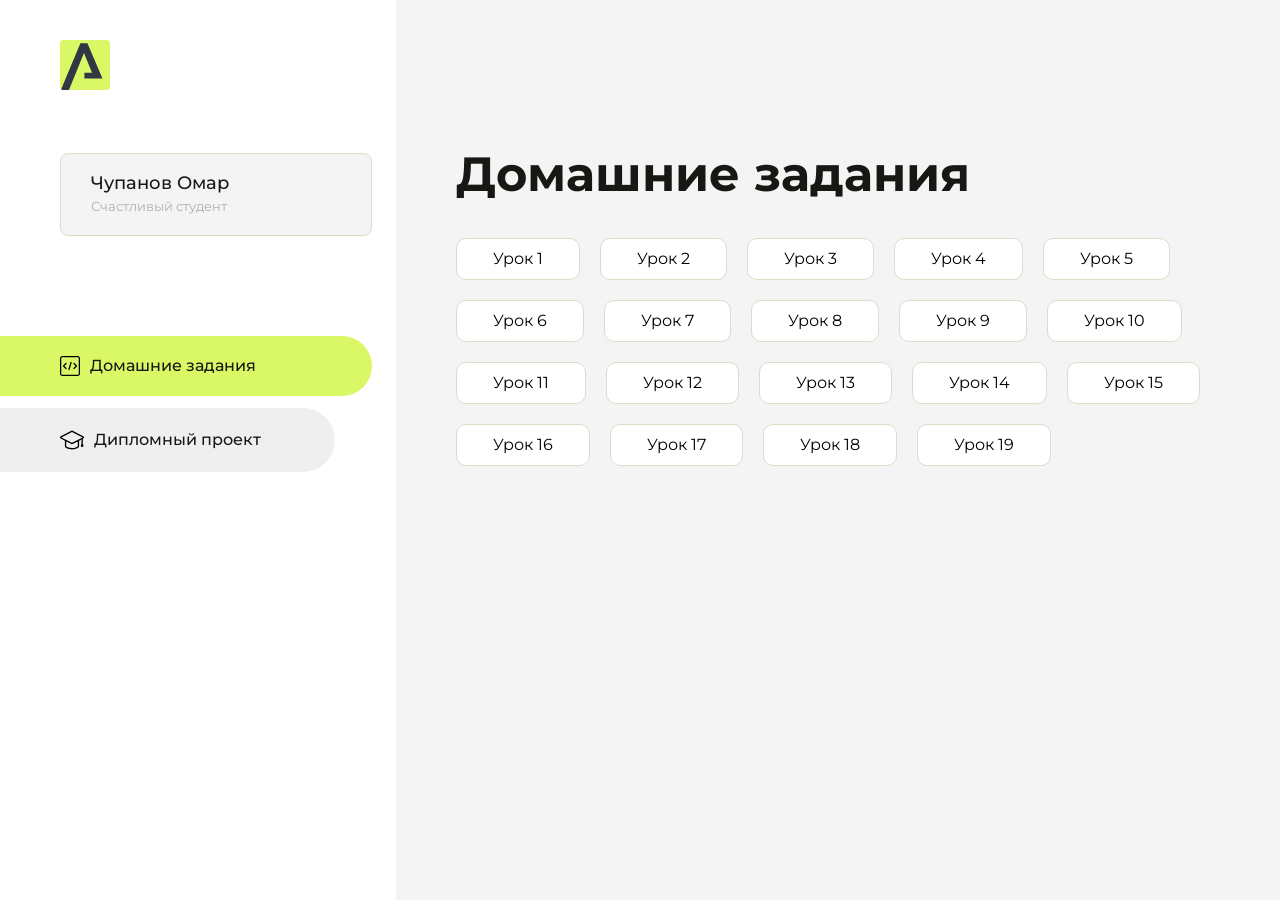
<file: index.html>
<!DOCTYPE html>
<html lang="en">
<head>
    <meta charset="UTF-8">
    <meta name="viewport" content="width=device-width, initial-scale=1.0">
    <title>Домашняя работа</title>
    <link rel="shortcut icon" href="src/logo.ico" type="image/x-icon">
    <link rel="preconnect" href="https://fonts.googleapis.com">
    <link rel="preconnect" href="https://fonts.gstatic.com" crossorigin>
    <link href="https://fonts.googleapis.com/css2?family=Montserrat:wght@400;500;700&family=Rubik:wght@500&display=swap"
          rel="stylesheet">
    <link rel="stylesheet" href="src/style.css">
</head>
<body id="body">
<div class="overlay" id="overlay"></div>
<div class="layout">
    <div class="burger" id="burger">
        <svg viewBox="0 0 24 24" fill="none" xmlns="http://www.w3.org/2000/svg">
            <g id="SVGRepo_bgCarrier" stroke-width="0"></g>
            <g id="SVGRepo_tracerCarrier" stroke-linecap="round" stroke-linejoin="round"></g>
            <g id="SVGRepo_iconCarrier">
                <path d="M4 18L20 18" stroke="#DAF765" stroke-width="2" stroke-linecap="round"></path>
                <path d="M4 12L20 12" stroke="#DAF765" stroke-width="2" stroke-linecap="round"></path>
                <path d="M4 6L20 6" stroke="#DAF765" stroke-width="2" stroke-linecap="round"></path>
            </g>
        </svg>
    </div>
    <aside class="sidebar" id="sidebar">
        <div class="sidebar__inner">
            <div class="logo">
                <svg width="50" height="50" viewBox="0 0 50 50" fill="none" xmlns="http://www.w3.org/2000/svg">
                    <g clip-path="url(#clip0_513_74730)">
                        <path d="M46.17 -0.257004H3.83C1.57281 -0.257004 -0.257 1.57281 -0.257 3.83V46.17C-0.257 48.4272 1.57281 50.257 3.83 50.257H46.17C48.4272 50.257 50.257 48.4272 50.257 46.17V3.83C50.257 1.57281 48.4272 -0.257004 46.17 -0.257004Z"
                              fill="#DAF765"/>
                        <path d="M24.375 38.4H42.461L27.441 3.1585H20.4355C20.4355 3.1585 6.7895 35.881 1.1945 49.294C2.015 50.0275 3.0945 50.257 3.6945 50.257H8.8445L23.954 13.07L32.0465 32.8285H24.375V38.4Z"
                              fill="#323843"/>
                    </g>
                    <defs>
                        <clipPath id="clip0_513_74730">
                            <rect width="50" height="50" fill="white"/>
                        </clipPath>
                    </defs>
                </svg>
            </div>
            <div class="sidebar__user">
                <div class="sidebar__name">Чупанов Омар</div>
                <div class="sidebar__text">Счастливый студент</div>
            </div>
            <div class="sidebar__tabs">
                <div class="sidebar__item">
                    <button class="sidebar__button active" id="tasks">
                        <svg xmlns="http://www.w3.org/2000/svg" width="20" height="20" viewBox="0 0 20 20" fill="none">
                            <g clip-path="url(#clip0_704_74543)">
                                <path d="M17.7083 20H2.29167C1.0275 20 0 18.9725 0 17.7083V2.29167C0 1.0275 1.0275 0 2.29167 0H17.7083C18.9725 0 20 1.0275 20 2.29167V17.7083C20 18.9725 18.9725 20 17.7083 20ZM2.29167 1.25C1.7175 1.25 1.25 1.7175 1.25 2.29167V17.7083C1.25 18.2825 1.7175 18.75 2.29167 18.75H17.7083C18.2825 18.75 18.75 18.2825 18.75 17.7083V2.29167C18.75 1.7175 18.2825 1.25 17.7083 1.25H2.29167Z"
                                      fill="black"/>
                                <path d="M6.04167 13.125C5.88167 13.125 5.72167 13.0642 5.6 12.9417L3.1 10.4417C2.85583 10.1975 2.85583 9.80167 3.1 9.5575L5.6 7.0575C5.84417 6.81333 6.24 6.81333 6.48417 7.0575C6.72833 7.30167 6.72833 7.6975 6.48417 7.94167L4.42583 10L6.48417 12.0583C6.72833 12.3025 6.72833 12.6983 6.48417 12.9425C6.36167 13.0642 6.20167 13.125 6.04167 13.125Z"
                                      fill="black"/>
                                <path d="M8.95833 14.1667C8.9 14.1667 8.84 14.1583 8.78167 14.1417C8.45083 14.0442 8.26083 13.6967 8.35833 13.3658L10.4417 6.28251C10.5392 5.95084 10.8892 5.76417 11.2175 5.85917C11.5483 5.95667 11.7383 6.30417 11.6408 6.63501L9.5575 13.7183C9.47833 13.9908 9.22833 14.1667 8.95833 14.1667Z"
                                      fill="black"/>
                                <path d="M13.9583 13.125C13.7983 13.125 13.6383 13.0642 13.5167 12.9417C13.2725 12.6975 13.2725 12.3017 13.5167 12.0575L15.575 9.99916L13.5167 7.94083C13.2725 7.69666 13.2725 7.30083 13.5167 7.05666C13.7608 6.81249 14.1567 6.81249 14.4008 7.05666L16.9008 9.55666C17.145 9.80083 17.145 10.1967 16.9008 10.4408L14.4008 12.9408C14.2783 13.0642 14.1183 13.125 13.9583 13.125Z"
                                      fill="black"/>
                            </g>
                            <defs>
                                <clipPath id="clip0_704_74543">
                                    <rect width="20" height="20" fill="white"/>
                                </clipPath>
                            </defs>
                        </svg>
                        <span>Домашние задания</span></button>
                </div>
                <div class="sidebar__item">
                    <button class="sidebar__button" id="diplom">
                        <svg xmlns="http://www.w3.org/2000/svg" width="24" height="24" viewBox="0 0 24 24" fill="none">
                            <g clip-path="url(#clip0_704_74553)">
                                <path d="M23.2628 10.5971C23.7176 10.365 24 9.90375 24 9.39337C24 8.883 23.7176 8.42175 23.2628 8.18962L12.6135 2.75362C12.2291 2.55824 11.7705 2.55787 11.3854 2.75399L0.736875 8.19C0.282375 8.42175 0 8.883 0 9.39337C0 9.90375 0.282375 10.365 0.736875 10.5971L4.89038 12.7177V18.2074C4.89038 19.8154 8.412 21.393 12 21.393C15.5884 21.393 19.1096 19.815 19.1096 18.2074V12.7174L21.4609 11.517V15.8017L20.901 17.2305C20.7409 17.6389 20.7934 18.0994 21.0405 18.4616C21.2876 18.8246 21.6979 19.041 22.1366 19.041C22.5754 19.041 22.9852 18.8246 23.2324 18.462C23.4795 18.099 23.532 17.6385 23.3719 17.2301L22.8124 15.8021V10.827L23.2628 10.5971ZM17.7623 18.1721C17.6198 18.6375 15.3491 20.0419 12 20.0419C8.65088 20.0419 6.38025 18.6375 6.2415 18.2074V12.3037L6.23887 12.3019C6.23812 12.057 6.1065 11.8207 5.87325 11.7019L1.3515 9.39337L12 3.95737L22.6489 9.39337L12 14.8294L5.87325 11.7019C5.54063 11.5331 4.6695 11.6674 4.5 12C4.33012 12.3322 4.55813 12.5479 4.89038 12.7177L11.3857 16.0331C11.5781 16.1314 11.7889 16.1805 12 16.1805C12.2107 16.1805 12.4222 16.1314 12.6146 16.0331L17.7593 13.407L17.7623 18.1721Z"
                                      fill="black"/>
                            </g>
                            <defs>
                                <clipPath id="clip0_704_74553">
                                    <rect width="24" height="24" fill="white"/>
                                </clipPath>
                            </defs>
                        </svg>
                        <span>Дипломный проект</span></button>
                </div>
            </div>
        </div>

    </aside>
    <div class="content">
        <div class="container">
            <div class="content__block" id="tasksBlock">
                <div class="content__title">Домашние задания</div>
                <ul class="content__list">
                    <li class="content__list-item">
                        <a href="14. Домашнее задание (разметка статьи)/index.html">Урок 1</a>

                    </li>
                     <li class="content__list-item">
                        <a href="35. Домашнее задание (таблица)/index.html">Урок 2</a>
                    </li>
                    <li class="content__list-item">
                        <a href="./42. Домашнее задание (форма)/index.html">Урок 3</a>
                    </li>
                     <li class="content__list-item">
                        <a href="./50. Домашнее задание (верстка статьи)/fit-studio/article.html">Урок 4</a>
                    </li>
                    <li class="content__list-item">
                        <a href="./56. Домашнее заддание ( Flexbox)/index.html">Урок 5</a>
                    </li>
                    <li class="content__list-item">
                        <a href="./63.Домашнее задание (доработка статьи)/article.html">Урок 6</a>
                    </li>
                    <li class="content__list-item">
                        <a href="./73. Домашнее задание ( форма)/index.html">Урок 7</a>
                    </li>
                    <li class="content__list-item">
                        <a href="./78. Домашнее задание ( шапка и подвал)/index.html">Урок 8</a>
                    </li>
                    <li class="content__list-item">
                        <a href="./82.Домашнеее задание (hero и новости)/index.html">Урок 9</a>
                    </li>
                    <li class="content__list-item">
                        <a href="./87.Домашнее задание (FAQ)/index.html">Урок 10</a>
                    </li>
                     <li class="content__list-item">
                        <a href="./95.Домашнее задание(адаптив)/index.html">Урок 11</a>
                    </li>
                      <li class="content__list-item">
                        <a href="./104.Домашнее задание (Grid)/index.html">Урок 12</a>
                    </li>
                     <li class="content__list-item">
                        <a href="./108.Домашнее задание(БЭМ)/index.html">Урок 13</a>
                    </li>
                     <li class="content__list-item">
                        <a href="./117. Домашнее задание(шапка)/index.html">Урок 14</a>
                    </li>
                    <li class="content__list-item">
                        <a href="./120. Домашнее задание(hero)/index.html">Урок 15</a>
                    </li>
                    <li class="content__list-item">
                        <a href="./123. Домашнее задание(Air Mag)/index.html">Урок 16</a>
                    </li>
                     <li class="content__list-item">
                        <a href="./127. Домашнее задание (Размеры)/index.html">Урок 17</a>
                    </li>
                     <li class="content__list-item">
                        <a href="./130.Домашнее задание (Топ Модели и Характеристики)/index.html">Урок 18</a>
                    </li>
                     <li class="content__list-item">
                        <a href="./133. Домашнее задание (заключение)/index.html">Урок 19</a>
                    </li>
                </ul>
            </div>
            <div class="content__block hidden" id="diplomBlock">
                <div class="content__title">Дипломный проект</div>
                <div class="content__list-diplom">
                    <a href="ПАПКА-С-НОМЕРОМ-УРОКА">Ссылка на ДЗ</a>
                </div>
                <div class="content__decor">
                    <div class="content__decor-text">Давай проверим, чему ты научился!</div>
                    <div class="content__decor-img">
                        <img src="src/decor.png" alt="decor">
                    </div>
                </div>
            </div>
        </div>
    </div>
</div>
<script src="src/index.js"></script>
</body>
</html>
</file>
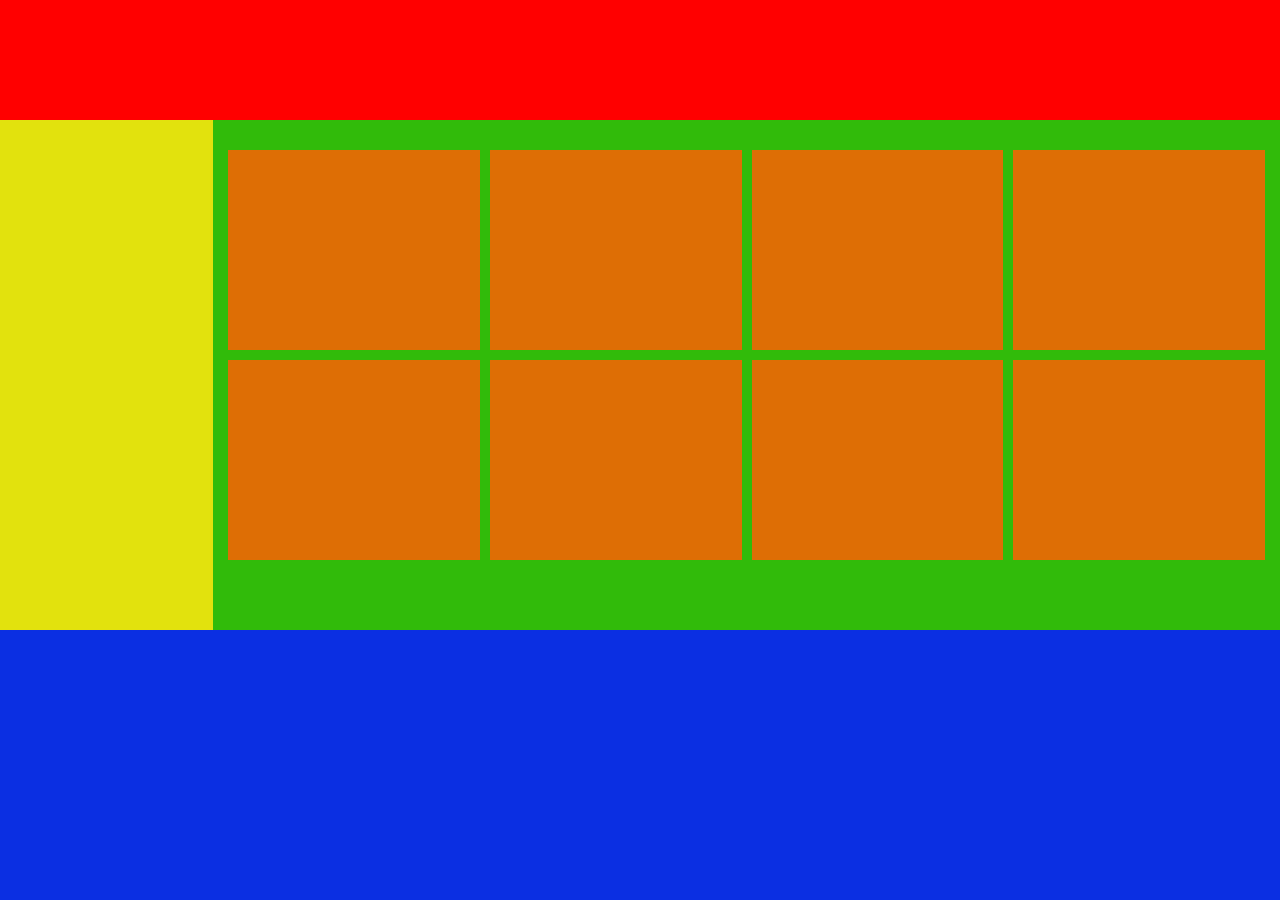
<file: 104.Домашнее задание (Grid)/index.html>
<!DOCTYPE html>
<html lang="ru">
  <head>
    <meta charset="UTF-8" />
    <meta name="viewport" content="width=device-width, initial-scale=1.0" />
    <title>Grid</title>
    <link rel="stylesheet" href="./css/style.css" />
  </head>
  <body>
    <div class="wrapper">
      <header class="header"></header>
      <aside class="aside"></aside>
      <main class="main">
        <div class="container">
          <article class="article"></article>
          <article class="article"></article>
          <article class="article"></article>
          <article class="article"></article>
          <article class="article"></article>
          <article class="article"></article>
          <article class="article"></article>
          <article class="article"></article>
        </div>
      </main>
      <footer class="footer"></footer>
    </div>
  </body>
</html>
</file>
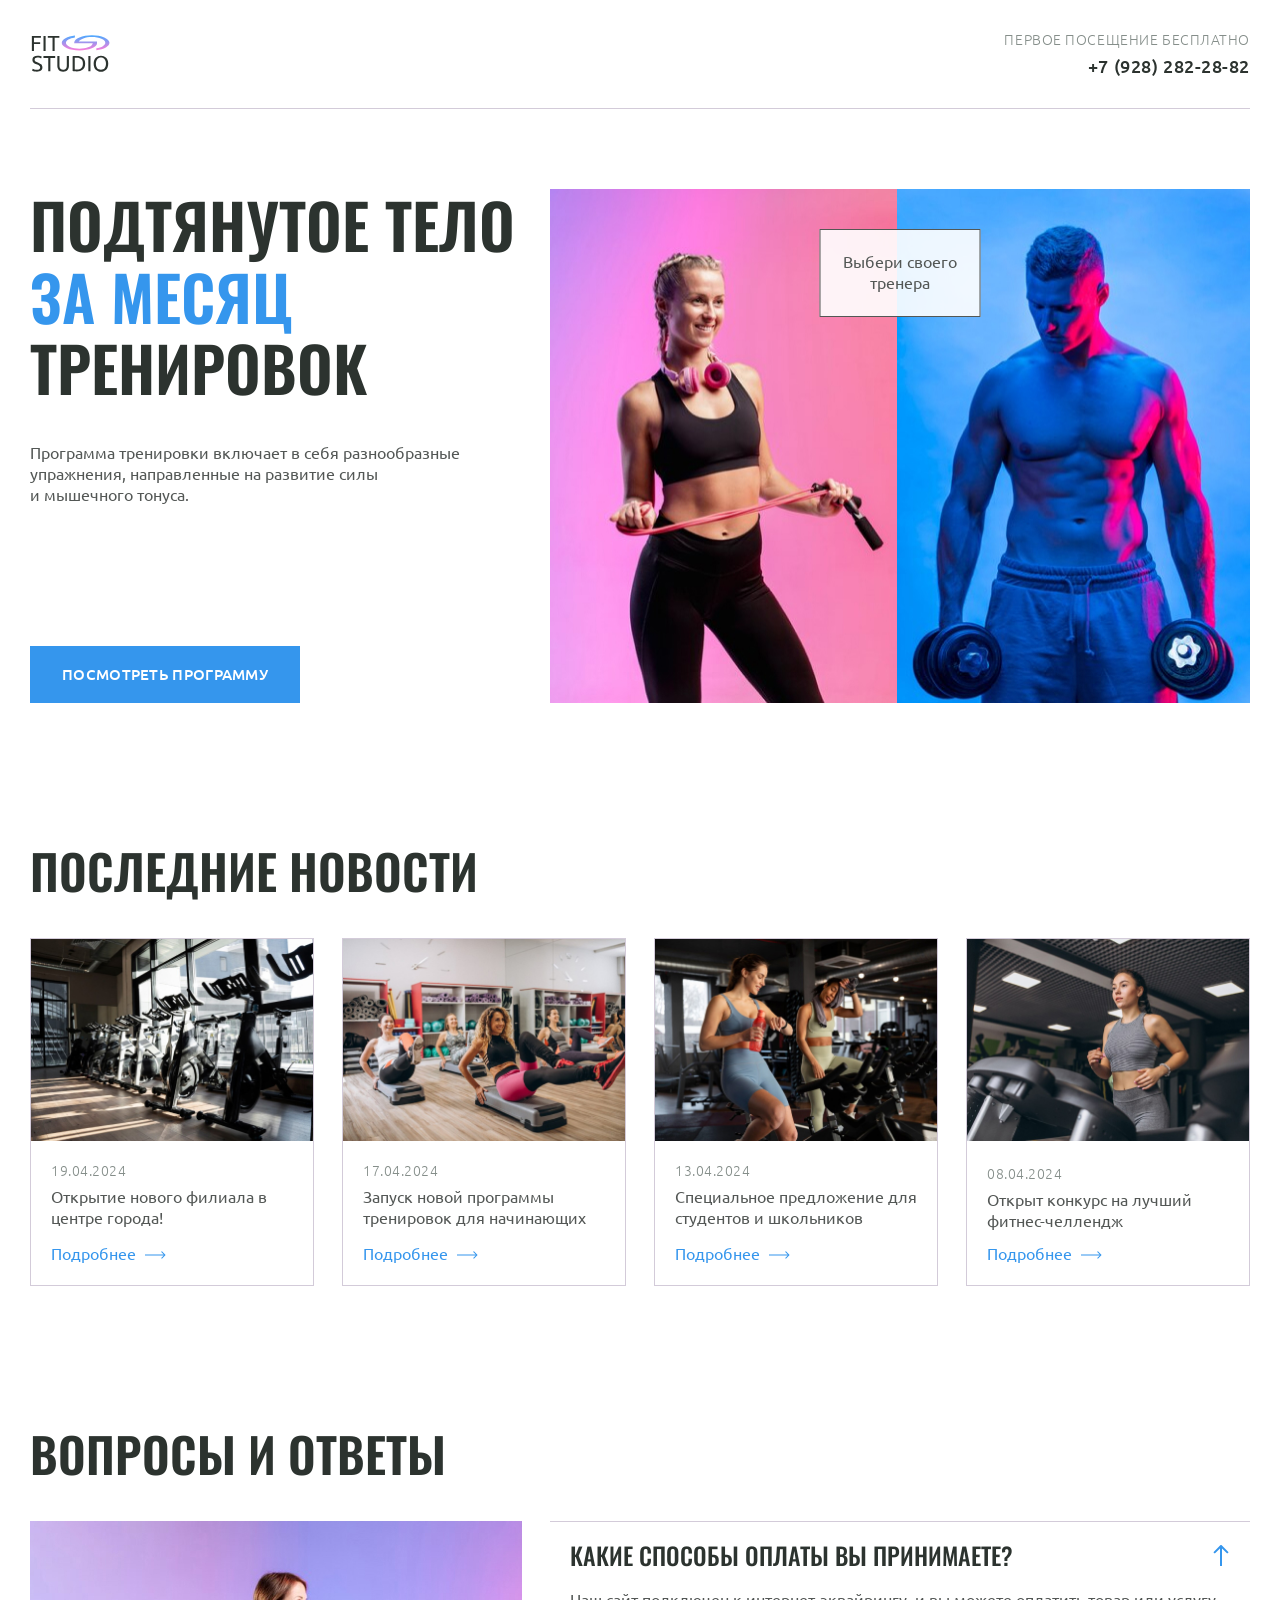
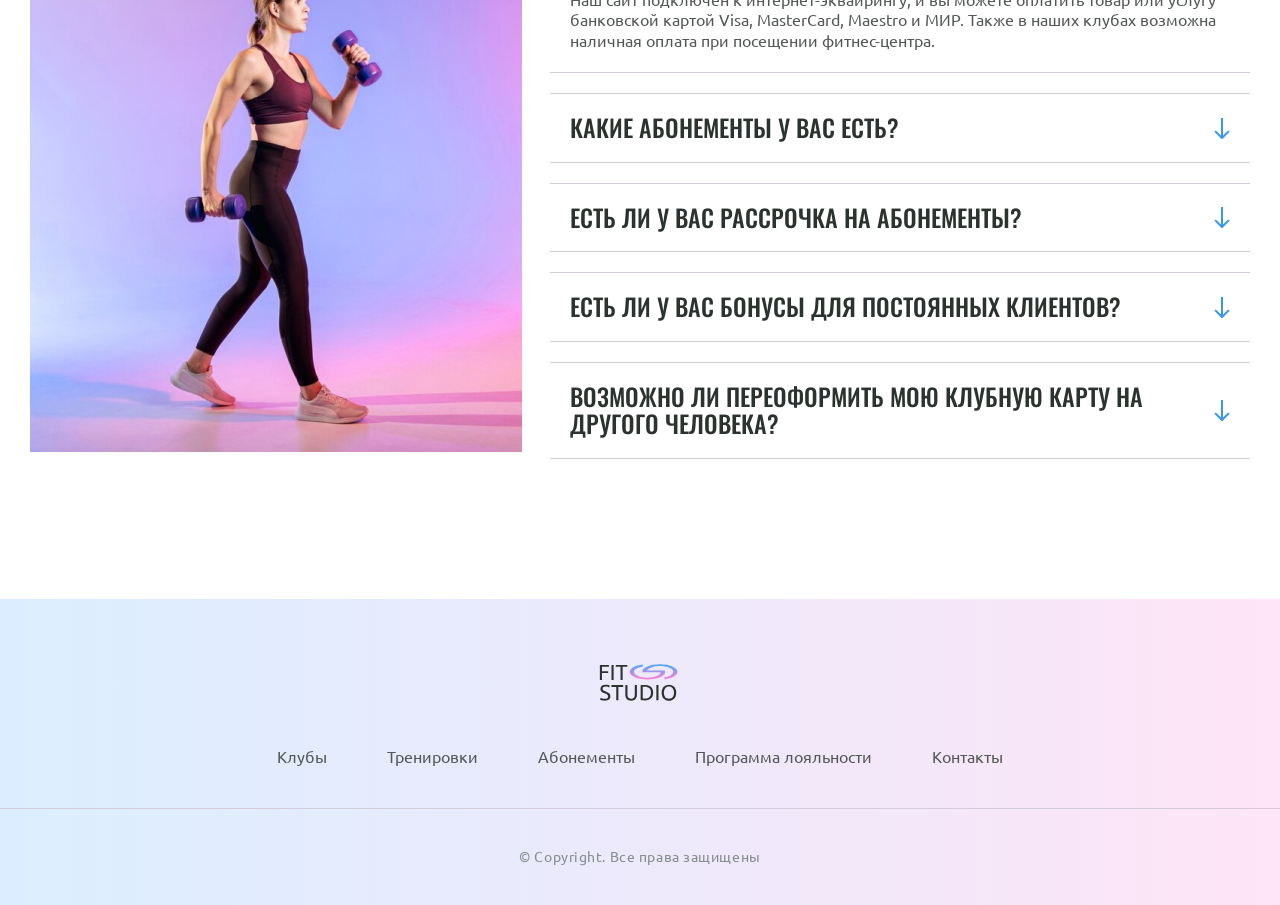
<file: 108.Домашнее задание(БЭМ)/index.html>
<!DOCTYPE html>
<html lang="ru" class="home-page">
	<head>
		<meta charset="UTF-8" />
		<meta name="viewport" content="width=device-width, initial-scale=1.0" />
		<title>Fit Studio - Главная</title>
		<link rel="stylesheet" href="./css/normalize.css" />
		<link rel="stylesheet" href="./css/fonts.css" />
		<link rel="stylesheet" href="./css/globals.css" />
		<link rel="stylesheet" href="./css/header.css" />
		<link rel="stylesheet" href="./css/index.css" />
		<link rel="stylesheet" href="./css/footer.css" />
		<link
			rel="icon"
			type="image/svg+xml"
			sizes="128x128"
			href="./images/favicon-icon.svg"
		/>
	</head>
	<body>
		<header class="header">
			<div class="container">
				<div class="header-inner">
					<a href="/">
						<img
							class="header__inner-img"
							src="./images/logo-icon.svg"
							width="84"
							height="45"
							alt="Логотип Fit Studio"
						/>
					</a>
					<div class="header__phone text-sub">
						<p class="header__phone-text">Первое посещение бесплатно</p>
						<a class="header__phone-link" href="tel:+79282822882">+7 (928) 282-28-82</a>
					</div>
				</div>
			</div>
		</header>
		<section class="hero section">
			<div class="container hero__container">
				<div class="hero__info">
					<h1 class="hero__info-title">Подтянутое тело <strong class="hero__info-accent">за месяц</strong> тренировок</h1>
					<p class="hero__info-text text">
						Программа тренировки включает в себя разнообразные упражнения,
						направленные на развитие силы и мышечного тонуса.
					</p>
					<a class="hero__info-button button" href="#">Посмотреть программу</a>
				</div>
				<div class="hero__info-images">
					<p class="hero__info-choose text">Выбери своего тренера</p>
					<img
						class="hero__info-img"
						src="./images/sporty-woman-img.jpg"
						width="347"
						height="513"
						alt="Спортивная девушка держит в руках скакалку"
					/>
					<img
						class="hero__info-img"
						src="./images/sporty-man-img.jpg"
						width="353"
						height="513"
						alt="Спортивный мужчина держит в руках гантели"
					/>
				</div>
			</div>
		</section>
		<section class="news section">
			<div class="container">
				<h2 class="news__title title-large">Последние новости</h2>
				<div class="news__container">
					<article class="news__article">
						<header>
							<img
								class="news__img"
								src="./images/news/news-1-img.jpg"
								width="284"
								height="203"
								alt="Велотренажеры в спортивном зале"
							/>
							<div class="news__info">
								<time class="news__date text-sub" datetime="2024-04-19">
									19.04.2024
								</time>
								<h3 class="news__text text">Открытие нового филиала в центре города!</h3>
							</div>
						</header>
						<footer>
							<a class="news__link" href="article.html">Подробнее</a>
						</footer>
					</article>
					<article class="news__article">
						<header>
							<img
								class="news__img"
								src="./images/news/news-2-img.jpg"
								width="284"
								height="203"
								alt="Группа женщин занимается спортом"
							/>
							<div class="news__info">
								<time class="news__date text-sub" datetime="2024-04-17">
									17.04.2024
								</time>
								<h3 class="news__text text">
									Запуск новой программы тренировок для начинающих
								</h3>
							</div>
						</header>
						<footer>
							<a class="news__link" href="article.html">Подробнее</a>
						</footer>
					</article>
					<article class="news__article">
						<header>
							<img
								class="news__img"
								src="./images/news/news-3-img.jpg"
								width="284"
								height="203"
								alt="Две девушки занимаются на велотренажерах"
							/>
							<div class="news__info">
								<time class="news__date text-sub" datetime="2024-04-13">
									13.04.2024
								</time>
								<h3 class="news__text text">
									Специальное предложение для студентов и школьников
								</h3>
							</div>
						</header>
						<footer>
							<a class="news__link" href="article.html">Подробнее</a>
						</footer>
					</article>
					<article class="news__article">
						<header>
							<img
								src="./images/news/news-4-img.jpg"
								width="284"
								height="203"
								alt="Девушка на беговой дорожке"
							/>
							<div class="news__info">
								<time class="news__date text-sub" datetime="2024-04-08">
									08.04.2024
								</time>
								<h3 class="news__text text">Открыт конкурс на лучший фитнес-челлендж</h3>
							</div>
						</header>
						<footer>
							<a class="news__link" href="article.html">Подробнее</a>
						</footer>
					</article>
				</div>
			</div>
		</section>
		<section class="faq section">
			<div class="container">
				<h2 class="faq__title title-large">Вопросы и ответы</h2>
				<div class="faq__container">
					<img
						class="faq__img"
						src="./images/sporty-woman-2-img.jpg"
						width="492"
						height="531"
						alt="Спортивная девушка с гантелями"
					/>
					<div>
						<details name="faq" open>
							<summary class="title-medium">
								Какие способы оплаты вы принимаете?
							</summary>
							<p class="text">
								Наш сайт подключен к интернет-эквайрингу, и вы можете оплатить
								товар или услугу банковской картой Visa, MasterCard, Maestro и
								МИР. Также в наших клубах возможна наличная оплата при посещении
								фитнес-центра.
							</p>
						</details>
						<details name="faq">
							<summary class="title-medium">
								Какие абонементы у вас есть?
							</summary>
							<p class="faq__text text">
								Наш сайт подключен к интернет-эквайрингу, и вы можете оплатить
								товар или услугу банковской картой Visa, MasterCard, Maestro и
								МИР. Также в наших клубах возможна наличная оплата при посещении
								фитнес-центра.
							</p>
						</details>
						<details name="faq">
							<summary class="title-medium">
								Есть ли у вас рассрочка на абонементы?
							</summary>
							<p class="text">
								Наш сайт подключен к интернет-эквайрингу, и вы можете оплатить
								товар или услугу банковской картой Visa, MasterCard, Maestro и
								МИР. Также в наших клубах возможна наличная оплата при посещении
								фитнес-центра.
							</p>
						</details>
						<details name="faq">
							<summary class="title-medium">
								Есть ли у вас бонусы для постоянных клиентов?
							</summary>
							<p class="faq__text text">
								Наш сайт подключен к интернет-эквайрингу, и вы можете оплатить
								товар или услугу банковской картой Visa, MasterCard, Maestro и
								МИР. Также в наших клубах возможна наличная оплата при посещении
								фитнес-центра.
							</p>
						</details>
						<details name="faq">
							<summary class="title-medium">
								Возможно ли переоформить мою клубную карту на другого человека?
							</summary>
							<p class="faq__text text">
								Наш сайт подключен к интернет-эквайрингу, и вы можете оплатить
								товар или услугу банковской картой Visa, MasterCard, Maestro и
								МИР. Также в наших клубах возможна наличная оплата при
								посещенииß фитнес-центра.
							</p>
						</details>
					</div>
				</div>
			</div>
		</section>
		<footer class="footer">
			<div class="footer__top">
				<div class="container">
					<a class="footer__logo" href="/">
						<img
							class="footer__img"
							src="./images/logo-icon.svg"
							width="84"
							height="45"
							alt="Логотип Fit Studio"
						/>
					</a>
					<nav class="footer__menu">
						<ul class="footer__list">
							<li class="footer__item">
								<a class="footer__link" href="#">Клубы</a>
							</li>
							<li class="footer__item">
								<a class="footer__link"  href="#">Тренировки</a>
							</li>
							<li class="footer__item">
								<a class="footer__link"  href="#">Абонементы</a>
							</li>
							<li class="footer__item">
								<a class="footer__link"  href="#">Программа лояльности</a>
							</li>
							<li class="footer__item">
								<a class="footer__link"  href="#">Контакты</a>
							</li>
						</ul>
					</nav>
				</div>
			</div>
			<div class="container">
				<p class="copyright">&copy; Copyright. Все права защищены</p>
			</div>
		</footer>
	</body>
</html>
</file>
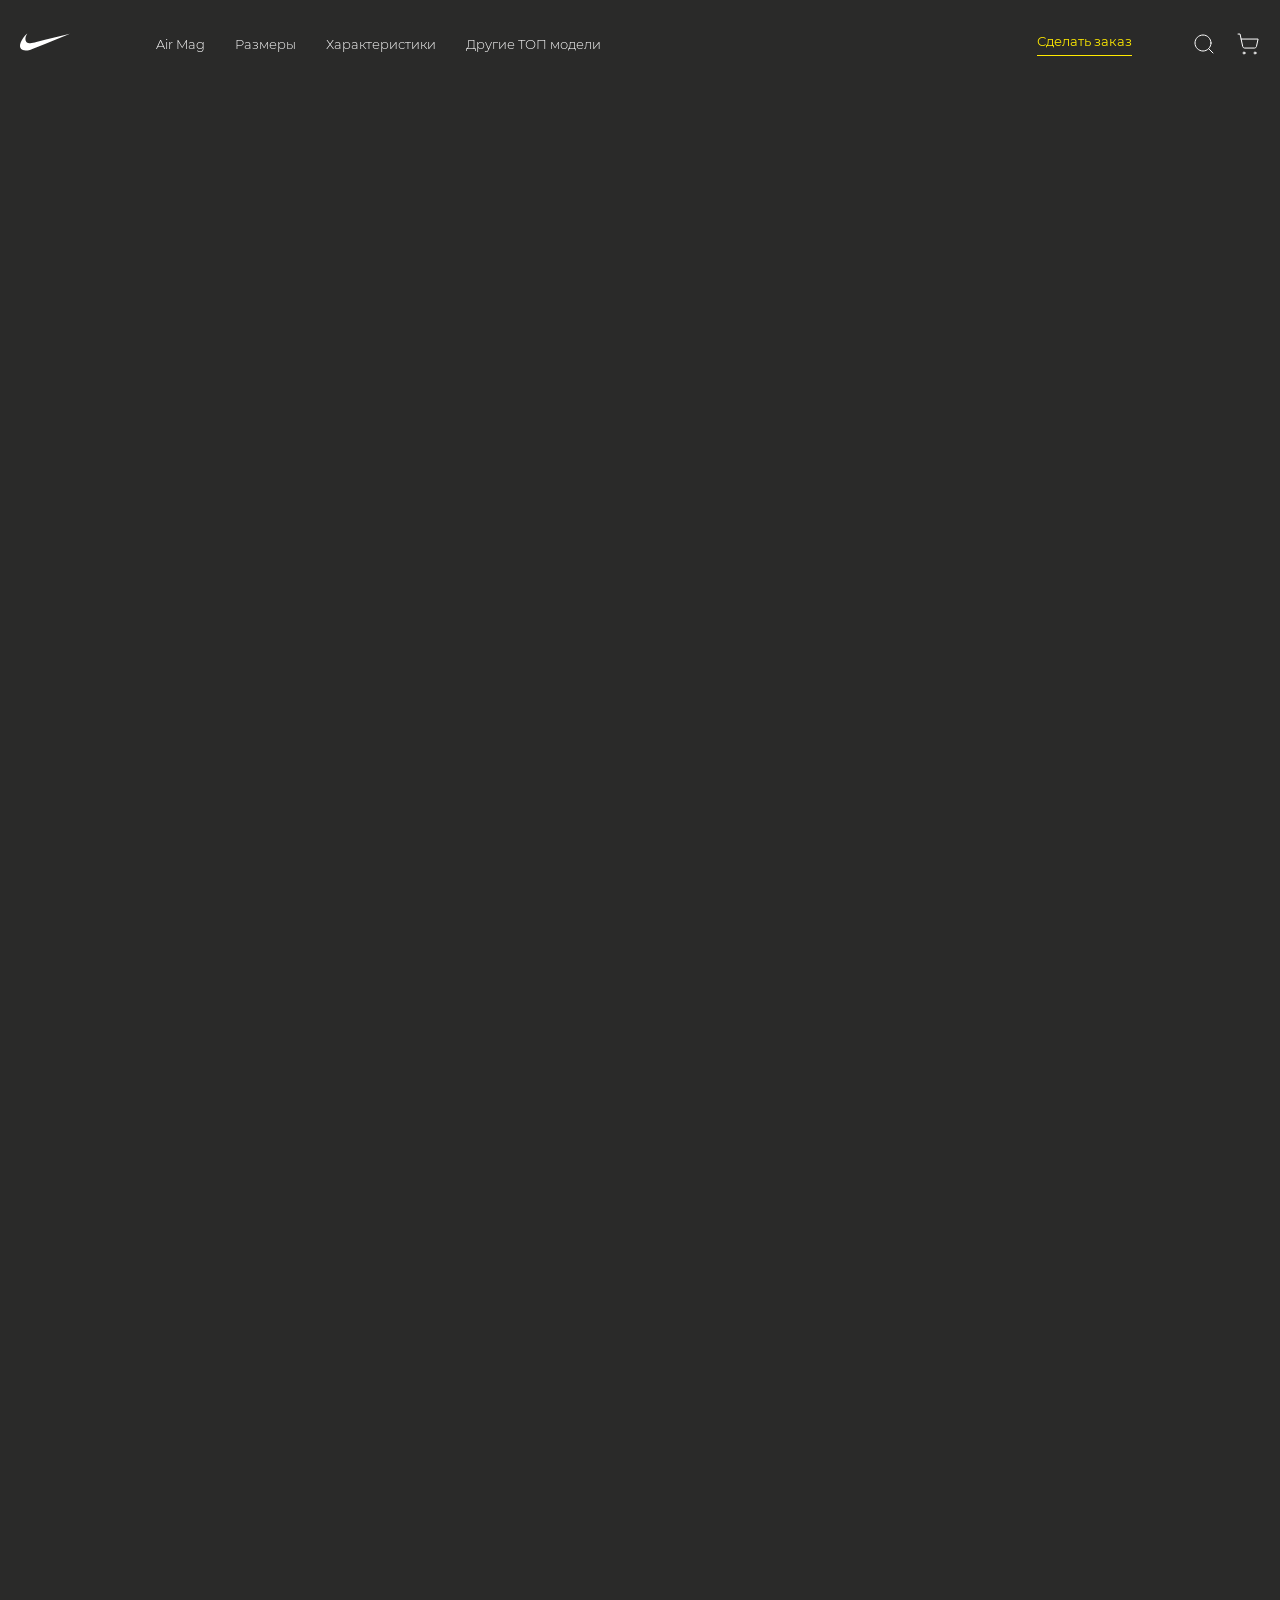
<file: 117. Домашнее задание(шапка)/index.html>
<!DOCTYPE html>
<html class="page" lang="ru">
  <head>
    <meta charset="UTF-8" />
    <meta name="viewport" content="width=device-width, initial-scale=1.0" />
    <link rel="stylesheet" href="./css/index.css" />
    <link
      rel="shortcut icon"
      href="./icons/nike-favicon-48x48.ico"
      type="image/x-icon"
    />
    <script defer src="./js/index.js" type="module"></script>
    <title>Nike Air Mag</title>
  </head>
  <body class="page__body">
    <header class="header">
      <div class="container header__container">
        <a class="logo header__logo" href="#">
          <img
            class="logo__img"
            src="./icons/logo-icon.svg"
            width="50"
            height="20"
            alt="Логотип Nike"
          />
        </a>
        <nav
          class="menu header__menu"
          id="header__menu"
          aria-label="Главное меню"
        >
          <ul class="menu__list">
            <li class="menu__item">
              <a class="menu__link" href="#air-mag" lang="en">Air Mag</a>
            </li>
            <li class="menu__item">
              <a class="menu__link" href="#sizes">Размеры</a>
            </li>
            <li class="menu__item">
              <a class="menu__link" href="#characteristics">Характеристики</a>
            </li>
            <li class="menu__item">
              <a class="menu__link" href="#top-models">Другие ТОП модели</a>
            </li>
          </ul>
        </nav>
        <div class="header__controls">
          <a class="header__order" href="#">Сделать заказ</a>
          <div class="header__actions">
            <button
              class="header__actions-button"
              title="Поиск"
              aria-label="Поиск"
            >
              <svg width="24" height="24">
                <use
                  class="header__actions-icon"
                  href="./icons/sprite.svg#search"
                ></use>
              </svg>
            </button>
            <button
              class="header__actions-button"
              title="Корзина"
              aria-label="Корзина"
            >
              <svg width="24" height="24">
                <use
                  class="header__actions-icon"
                  href="./icons/sprite.svg#cart"
                ></use>
              </svg>
            </button>
            <button
              class="header__burger burger"
              aria-label="Открыть меню"
              aria-expanded="false"
              aria-controls="header__menu"
            >
              <svg width="24" height="24">
                <use
                  class="burger__icon-menu"
                  href="./icons/sprite.svg#menu-burger"
                ></use>
                <use
                  class="burger__icon-cross"
                  href="./icons/sprite.svg#menu-cross"
                ></use>
              </svg>
            </button>
          </div>
        </div>
      </div>
    </header>
  </body>
</html>
</file>
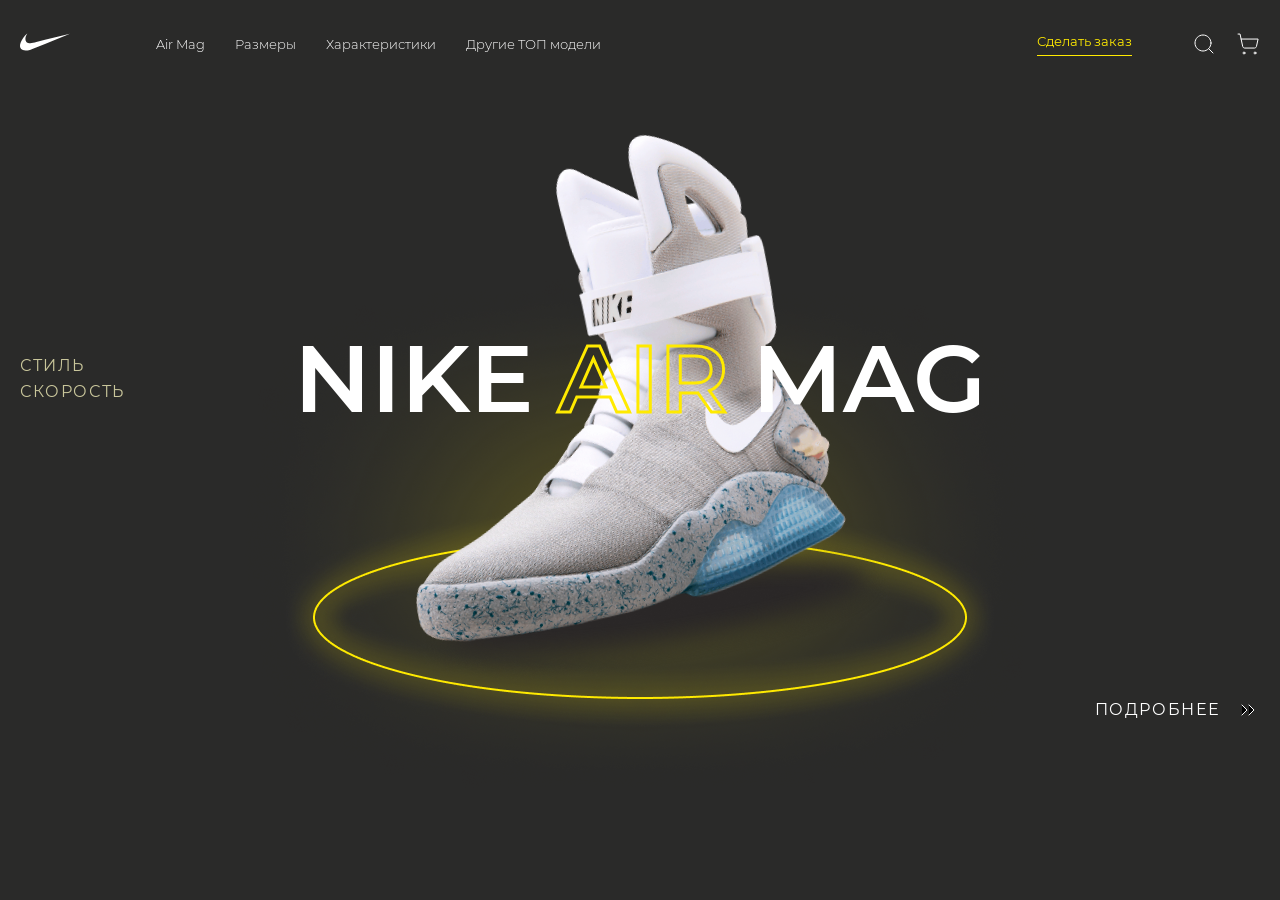
<file: 120. Домашнее задание(hero)/index.html>
<!DOCTYPE html>
<html class="page" lang="ru">
  <head>
    <meta charset="UTF-8" />
    <meta name="viewport" content="width=device-width, initial-scale=1.0" />
    <link rel="stylesheet" href="./css/index.css" />
    <link
      rel="shortcut icon"
      href="./icons/nike-favicon-48x48.ico"
      type="image/x-icon"
    />
    <script src="./js/index.js" type="module"></script>
    <title>Nike Air Mag</title>
  </head>
  <body class="page__body">
    <header class="header">
      <div class="container header__container">
        <a class="logo header__logo" href="#">
          <img
            class="logo__img"
            src="./icons/logo-icon.svg"
            width="50"
            height="20"
            alt="Логотип Nike"
          />
        </a>
        <nav
          class="menu header__menu"
          id="header__menu"
          aria-label="Главное меню"
        >
          <ul class="menu__list">
            <li class="menu__item">
              <a class="menu__link" href="#air-mag" lang="en">Air Mag</a>
            </li>
            <li class="menu__item">
              <a class="menu__link" href="#sizes">Размеры</a>
            </li>
            <li class="menu__item">
              <a class="menu__link" href="#characteristics">Характеристики</a>
            </li>
            <li class="menu__item">
              <a class="menu__link" href="#top-models">Другие ТОП модели</a>
            </li>
          </ul>
        </nav>
        <div class="header__controls">
          <a class="header__order" href="#">Сделать заказ</a>
          <div class="header__actions">
            <button
              class="header__actions-button"
              title="Поиск"
              aria-label="Поиск"
            >
              <svg width="24" height="24">
                <use
                  class="header__actions-icon"
                  href="./icons/sprite.svg#search"
                ></use>
              </svg>
            </button>
            <button
              class="header__actions-button"
              title="Корзина"
              aria-label="Корзина"
            >
              <svg width="24" height="24">
                <use
                  class="header__actions-icon"
                  href="./icons/sprite.svg#cart"
                ></use>
              </svg>
            </button>
            <button
              class="header__burger burger"
              aria-label="Открыть меню"
              aria-expanded="false"
              aria-controls="header__menu"
            >
              <svg width="24" height="24">
                <use
                  class="burger__icon-menu"
                  href="./icons/sprite.svg#menu-burger"
                ></use>
                <use
                  class="burger__icon-cross"
                  href="./icons/sprite.svg#menu-cross"
                ></use>
              </svg>
            </button>
          </div>
        </div>
      </div>
    </header>
    <main class="main">
      <section class="hero">
        <div class="container hero__container">
          <header class="hero__header">
            <ul class="hero__benefits-list">
              <li class="hero__benefits-item">стиль</li>
              <li class="hero__benefits-item">скорость</li>
            </ul>
            <h1 class="hero__title">
              Nike <span class="hero__title-accent">air</span> mag
            </h1>
          </header>
          <img
            class="hero__img"
            src="./images/nike-air-mag-1.png"
            width="846"
            height="713"
            alt="Кроссовок Nike Air Mag с желтым кольцом под подошвой"
          />
          <footer class="hero__footer">
            <a class="hero__details" href="#">
              Подробнее
              <svg width="24" height="24">
                <use
                  class="hero__details-icon"
                  href="./icons/main-sprite.svg#arrow-right"
                ></use>
              </svg>
            </a>
          </footer>
        </div>
      </section>
    </main>
  </body>
</html>
</file>
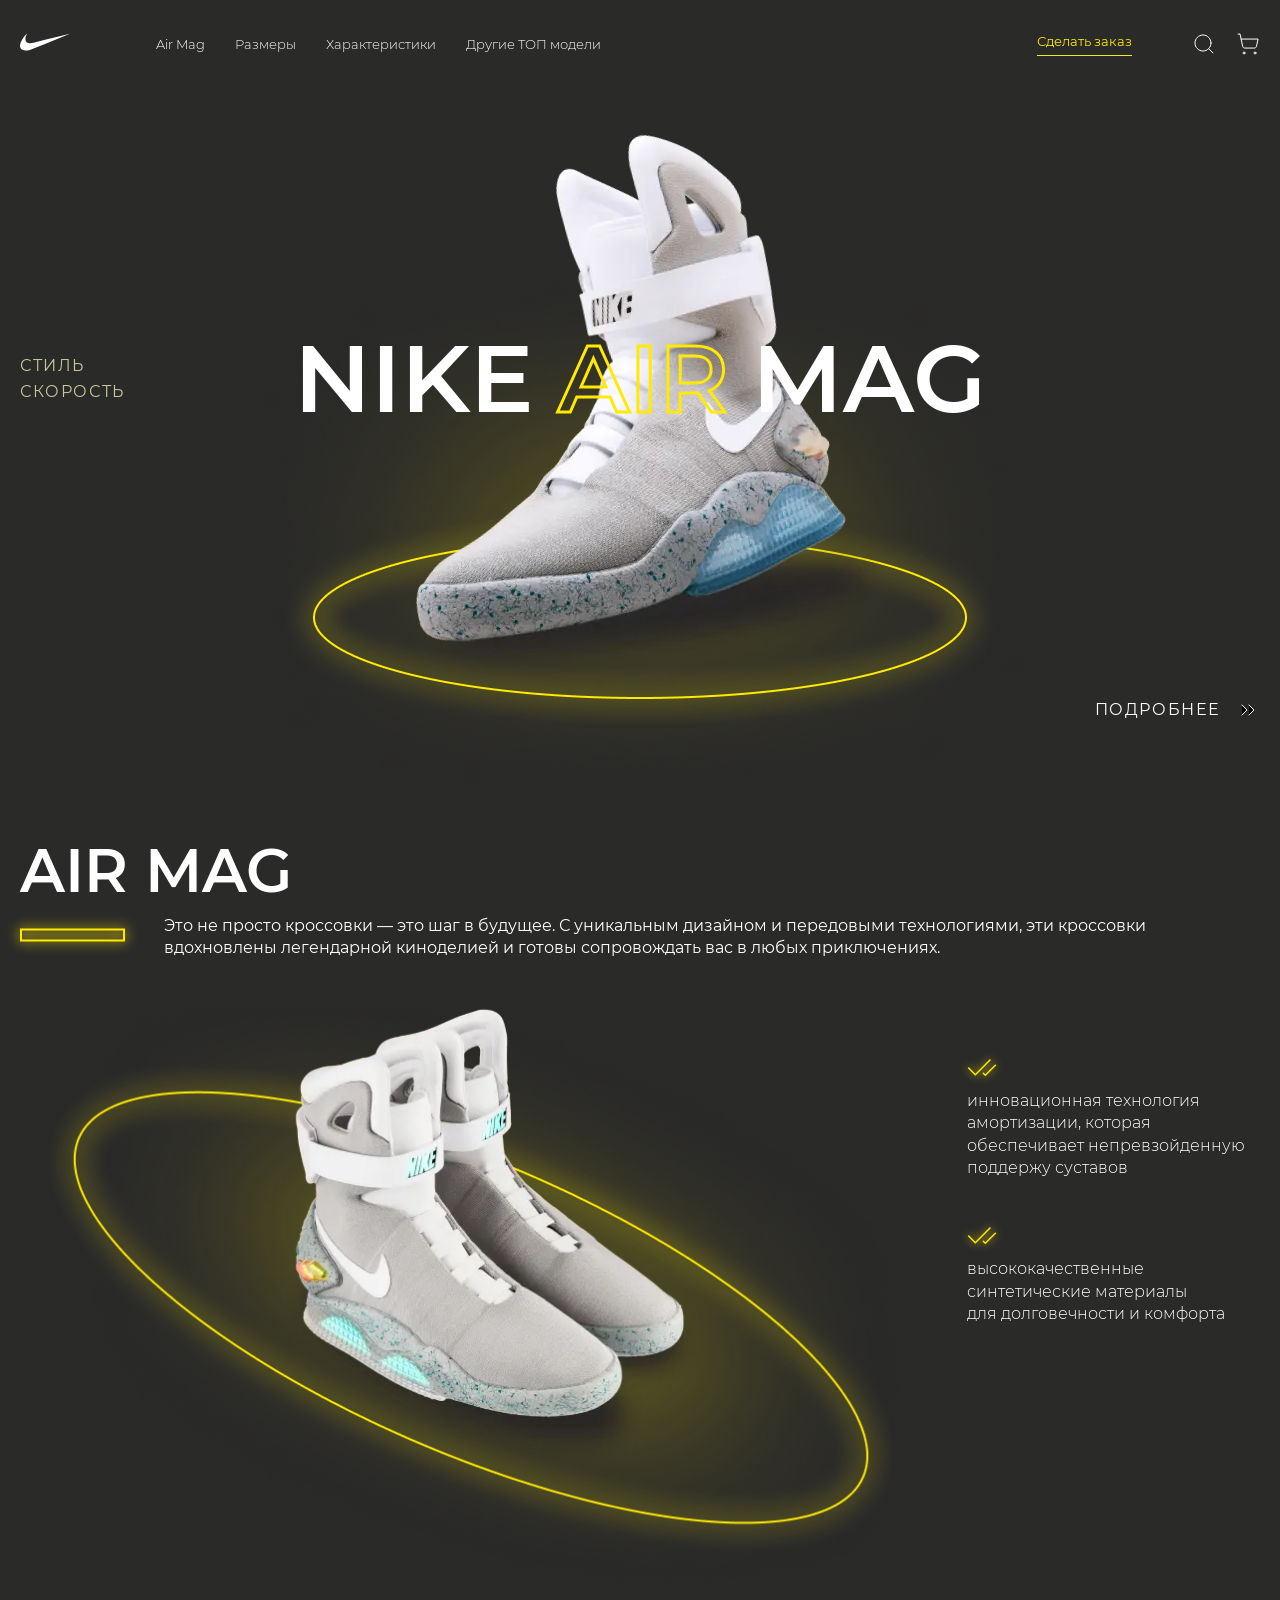
<file: 123. Домашнее задание(Air Mag)/index.html>
<!DOCTYPE html>
<html class="page" lang="ru">
  <head>
    <meta charset="UTF-8" />
    <meta name="viewport" content="width=device-width, initial-scale=1.0" />
    <link rel="stylesheet" href="./css/index.css" />
    <link
      rel="shortcut icon"
      href="./icons/nike-favicon-48x48.ico"
      type="image/x-icon"
    />
    <script src="./js/index.js" type="module"></script>
    <title>Nike Air Mag</title>
  </head>
  <body class="page__body">
    <header class="header">
      <div class="container header__container">
        <a class="logo header__logo" href="#">
          <img
            class="logo__img"
            src="./icons/logo-icon.svg"
            width="50"
            height="20"
            alt="Логотип Nike"
          />
        </a>
        <nav
          class="menu header__menu"
          id="header__menu"
          aria-label="Главное меню"
        >
          <ul class="menu__list">
            <li class="menu__item">
              <a class="menu__link" href="#air-mag" lang="en">Air Mag</a>
            </li>
            <li class="menu__item">
              <a class="menu__link" href="#sizes">Размеры</a>
            </li>
            <li class="menu__item">
              <a class="menu__link" href="#characteristics">Характеристики</a>
            </li>
            <li class="menu__item">
              <a class="menu__link" href="#top-models">Другие ТОП модели</a>
            </li>
          </ul>
        </nav>
        <div class="header__controls">
          <a class="header__order" href="#">Сделать заказ</a>
          <div class="header__actions">
            <button
              class="header__actions-button"
              title="Поиск"
              aria-label="Поиск"
            >
              <svg width="24" height="24">
                <use
                  class="header__actions-icon"
                  href="./icons/sprite.svg#search"
                ></use>
              </svg>
            </button>
            <button
              class="header__actions-button"
              title="Корзина"
              aria-label="Корзина"
            >
              <svg width="24" height="24">
                <use
                  class="header__actions-icon"
                  href="./icons/sprite.svg#cart"
                ></use>
              </svg>
            </button>
            <button
              class="header__burger burger"
              aria-label="Открыть меню"
              aria-expanded="false"
              aria-controls="header__menu"
            >
              <svg width="24" height="24">
                <use
                  class="burger__icon-menu"
                  href="./icons/sprite.svg#menu-burger"
                ></use>
                <use
                  class="burger__icon-cross"
                  href="./icons/sprite.svg#menu-cross"
                ></use>
              </svg>
            </button>
          </div>
        </div>
      </div>
    </header>
    <main class="main">
      <section class="hero">
        <div class="container hero__container">
          <header class="hero__header">
            <ul class="hero__benefits-list">
              <li class="hero__benefits-item">стиль</li>
              <li class="hero__benefits-item">скорость</li>
            </ul>
            <h1 class="hero__title">
              Nike <span class="hero__title-accent">air</span> mag
            </h1>
          </header>
          <picture>
            <source srcset="./images/nike-air-mag-1.webp" type="image/webp" />
            <img
              class="hero__img"
              src="./images/nike-air-mag-1.png"
              width="846"
              height="713"
              alt="Кроссовок Nike Air Mag с желтым кольцом под подошвой"
            />
          </picture>
          <footer class="hero__footer">
            <a class="hero__details" href="#">
              Подробнее
              <svg width="24" height="24">
                <use
                  class="hero__details-icon"
                  href="./icons/main-sprite.svg#arrow-right"
                ></use>
              </svg>
            </a>
          </footer>
        </div>
      </section>
      <section id="air-mag" class="air-mag">
        <div class="container">
          <h2 class="air-mag__title title-md">Air Mag</h2>
          <p class="air-mag__description text-regular">
            Это не просто кроссовки — это шаг в будущее. С уникальным дизайном и
            передовыми технологиями, эти кроссовки вдохновлены легендарной
            киноделией и готовы сопровождать вас в любых приключениях.
          </p>
          <div class="air-mag__info-wrapper">
            <picture>
              <source srcset="./images/nike-air-mag-2.webp" type="image/webp" />
              <img
                class="air-mag__img"
                src="./images/nike-air-mag-2.png"
                width="911"
                height="635"
                loading="lazy"
                alt="Кроссовки Nike Air Mag с желтым кольцом вокруг"
              />
            </picture>
            <ul class="air-mag__info-list text-light">
              <li class="air-mag__info-item">
                инновационная технология амортизации, которая обеспечивает
                непревзойденную поддержу суставов
              </li>
              <li class="air-mag__info-item">
                высококачественные синтетические материалы для долговечности
                и комфорта
              </li>
            </ul>
          </div>
        </div>
      </section>
    </main>
  </body>
</html>
</file>
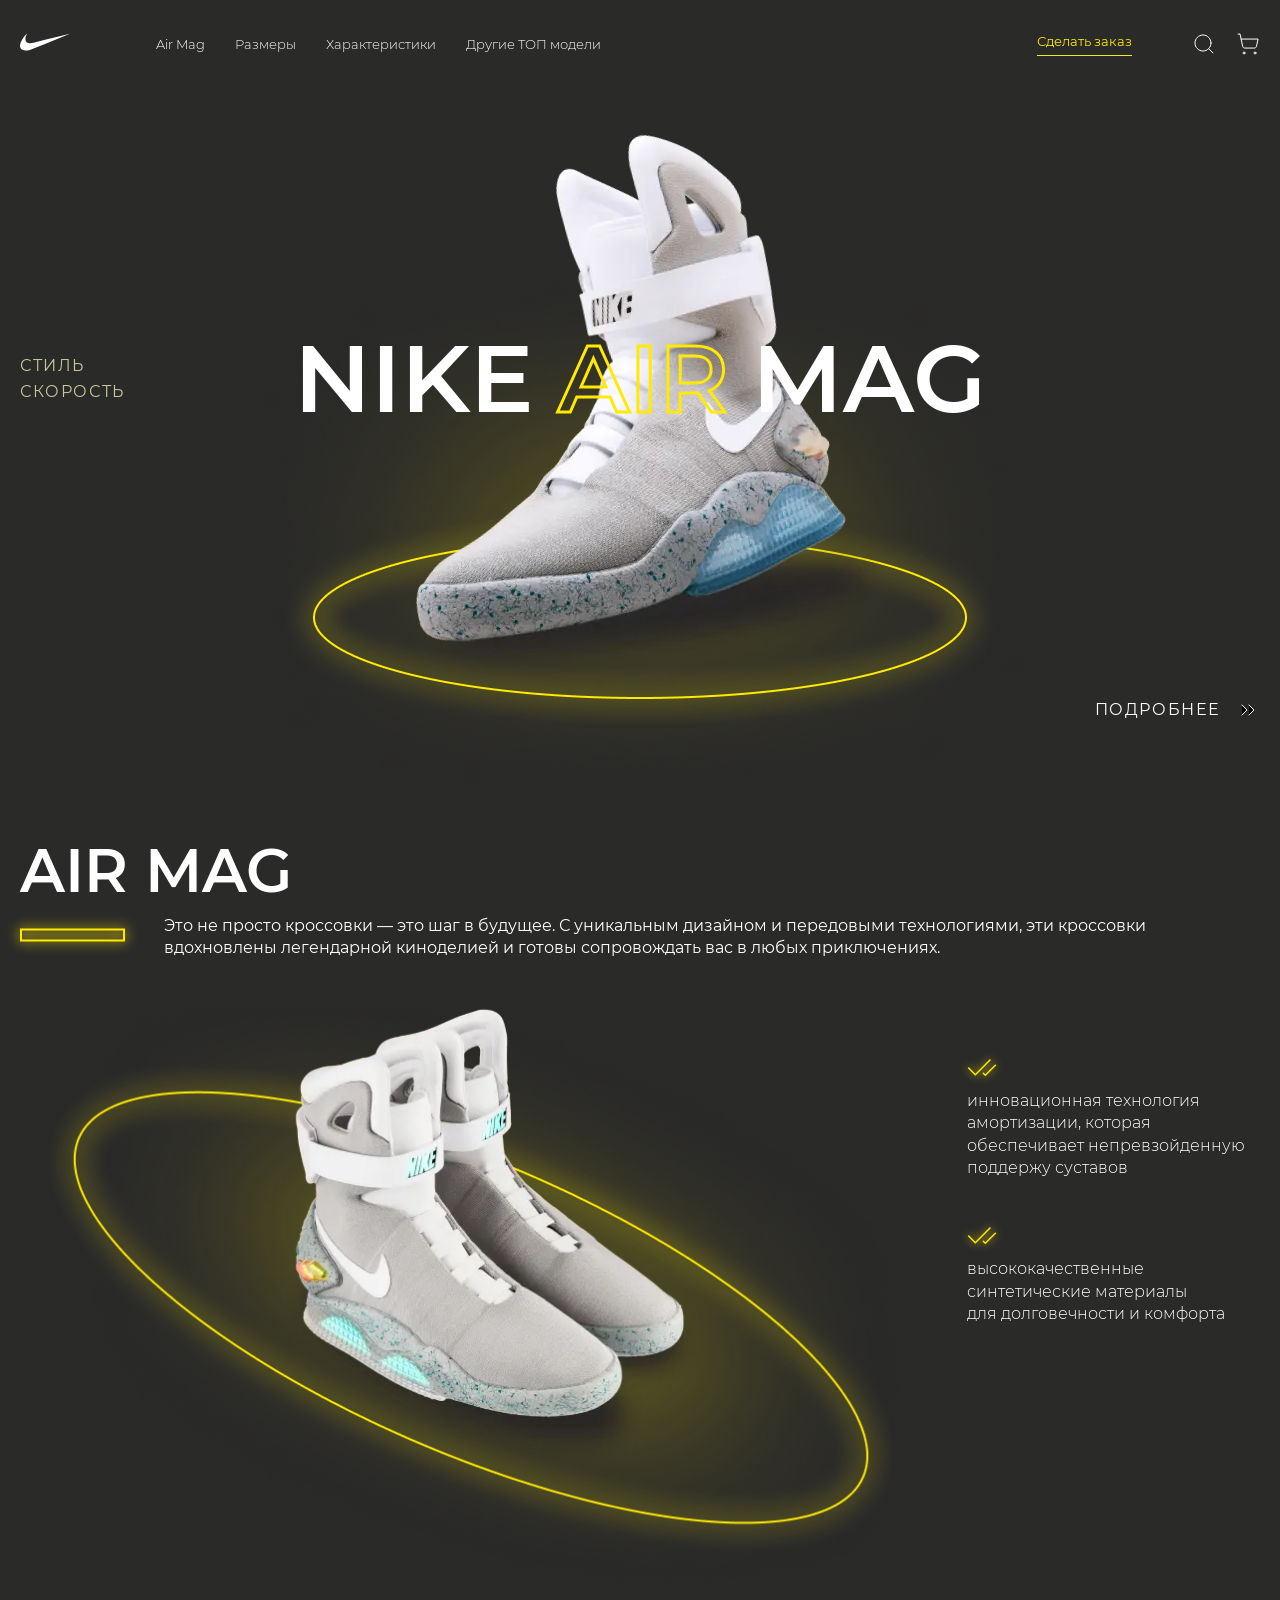
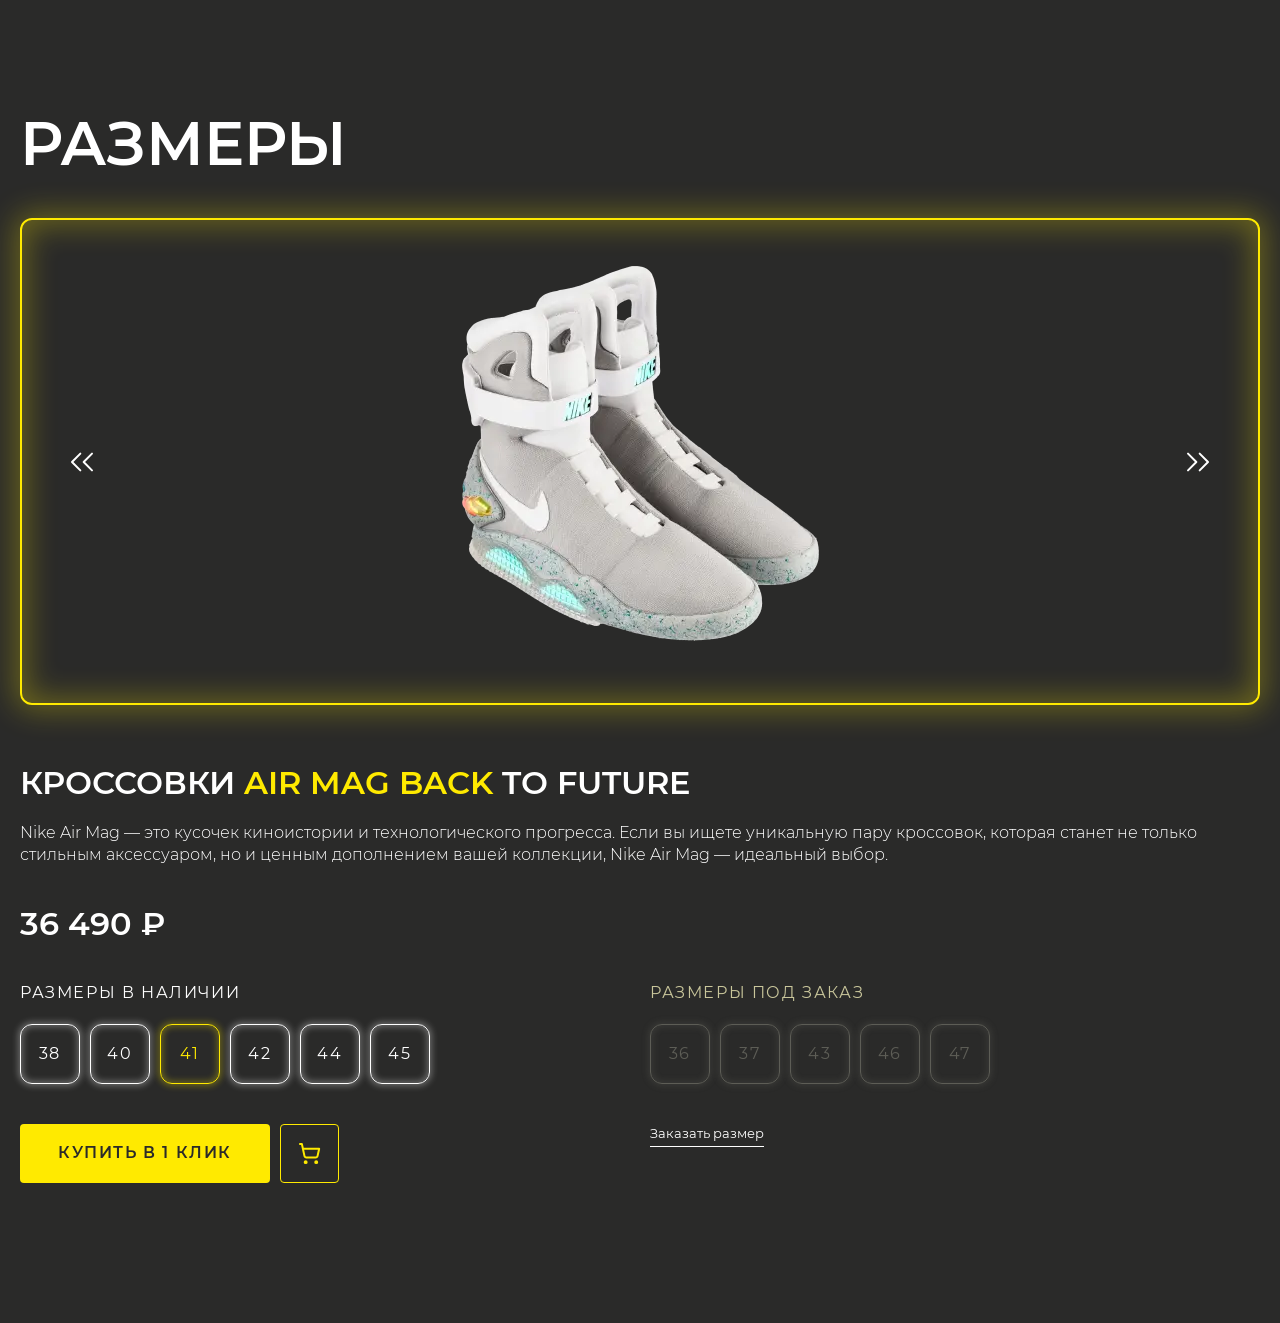
<file: 127. Домашнее задание (Размеры)/index.html>
<!DOCTYPE html>
<html class="page" lang="ru">
  <head>
    <meta charset="UTF-8" />
    <meta name="viewport" content="width=device-width, initial-scale=1.0" />
    <link rel="stylesheet" href="./css/index.css" />
    <link
      rel="stylesheet"
      href="https://cdn.jsdelivr.net/npm/swiper@11/swiper-bundle.min.css"
    />
    <link
      rel="shortcut icon"
      href="./icons/nike-favicon-48x48.ico"
      type="image/x-icon"
    />
    <script
      src="https://cdn.jsdelivr.net/npm/swiper@11/swiper-bundle.min.js"
      defer
    ></script>
    <script src="./js/index.js" type="module"></script>
    <title>Nike Air Mag</title>
  </head>
  <body class="page__body">
    <header class="header">
      <div class="container header__container">
        <a class="logo header__logo" href="#">
          <img
            class="logo__img"
            src="./icons/logo-icon.svg"
            width="50"
            height="20"
            alt="Логотип Nike"
          />
        </a>
        <nav
          class="menu header__menu"
          id="header__menu"
          aria-label="Главное меню"
        >
          <ul class="menu__list">
            <li class="menu__item">
              <a class="menu__link" href="#air-mag" lang="en">Air Mag</a>
            </li>
            <li class="menu__item">
              <a class="menu__link" href="#sizes">Размеры</a>
            </li>
            <li class="menu__item">
              <a class="menu__link" href="#characteristics">Характеристики</a>
            </li>
            <li class="menu__item">
              <a class="menu__link" href="#top-models">Другие ТОП модели</a>
            </li>
          </ul>
        </nav>
        <div class="header__controls">
          <a class="header__order" href="#">Сделать заказ</a>
          <div class="header__actions">
            <button
              class="header__actions-button"
              title="Поиск"
              aria-label="Поиск"
            >
              <svg width="24" height="24">
                <use
                  class="header__actions-icon"
                  href="./icons/sprite.svg#search"
                ></use>
              </svg>
            </button>
            <button
              class="header__actions-button"
              title="Корзина"
              aria-label="Корзина"
            >
              <svg width="24" height="24">
                <use
                  class="header__actions-icon"
                  href="./icons/sprite.svg#cart"
                ></use>
              </svg>
            </button>
            <button
              class="header__burger burger"
              aria-label="Открыть меню"
              aria-expanded="false"
              aria-controls="header__menu"
            >
              <svg width="24" height="24">
                <use
                  class="burger__icon-menu"
                  href="./icons/sprite.svg#menu-burger"
                ></use>
                <use
                  class="burger__icon-cross"
                  href="./icons/sprite.svg#menu-cross"
                ></use>
              </svg>
            </button>
          </div>
        </div>
      </div>
    </header>
    <main class="main">
      <section class="hero">
        <div class="container hero__container">
          <header class="hero__header">
            <ul class="hero__benefits-list">
              <li class="hero__benefits-item">стиль</li>
              <li class="hero__benefits-item">скорость</li>
            </ul>
            <h1 class="hero__title">
              Nike <span class="hero__title-accent">air</span> mag
            </h1>
          </header>
          <picture>
            <source srcset="./images/nike-air-mag-1.webp" type="image/webp" />
            <img
              class="hero__img"
              src="./images/nike-air-mag-1.png"
              width="846"
              height="713"
              alt="Кроссовок Nike Air Mag с желтым кольцом под подошвой"
            />
          </picture>
          <footer class="hero__footer">
            <a class="hero__details" href="#">
              Подробнее
              <svg width="24" height="24">
                <use
                  class="hero__details-icon"
                  href="./icons/main-sprite.svg#arrow-right"
                ></use>
              </svg>
            </a>
          </footer>
        </div>
      </section>
      <section id="air-mag" class="air-mag">
        <div class="container">
          <h2 class="air-mag__title title-md">Air Mag</h2>
          <p class="air-mag__description text-regular">
            Это не просто кроссовки — это шаг в будущее. С уникальным дизайном и
            передовыми технологиями, эти кроссовки вдохновлены легендарной
            киноделией и готовы сопровождать вас в любых приключениях.
          </p>
          <div class="air-mag__info-wrapper">
            <picture>
              <source srcset="./images/nike-air-mag-2.webp" type="image/webp" />
              <img
                class="air-mag__img"
                src="./images/nike-air-mag-2.png"
                width="911"
                height="635"
                loading="lazy"
                alt="Кроссовки Nike Air Mag с желтым кольцом вокруг"
              />
            </picture>
            <ul class="air-mag__info-list text-light">
              <li class="air-mag__info-item">
                инновационная технология амортизации, которая обеспечивает
                непревзойденную поддержу суставов
              </li>
              <li class="air-mag__info-item">
                высококачественные синтетические материалы для долговечности
                и комфорта
              </li>
            </ul>
          </div>
        </div>
      </section>
      <section id="sizes" class="sizes section">
        <div class="container">
          <h2 class="sizes__title title-md section__title">Размеры</h2>
          <section class="product">
            <div class="product__slider-wrapper">
              <button
                class="product__slider-button product__slider-button--prev"
                aria-label="Предыдущий слайд"
              >
                <svg width="40" height="40">
                  <use
                    class="product__slider-button-icon"
                    href="./icons/main-sprite.svg#double-arrow"
                  ></use>
                </svg>
              </button>
              <div class="swiper product__slider">
                <div class="swiper-wrapper">
                  <div class="swiper-slide">
                    <div class="product__slide-inner">
                      <picture>
                        <source
                          srcset="
                            ./images/product-slides/nike-air-mag-slide-1.webp
                          "
                        />
                        <img
                          src="./images/product-slides/nike-air-mag-slide-1.png"
                          class="product__slide-img"
                          width="357"
                          height="375"
                          alt="Кроссовки Nike Air Mag, вид спереди"
                        />
                      </picture>
                    </div>
                  </div>
                  <div class="swiper-slide">
                    <div class="product__slide-inner">
                      <picture>
                        <source
                          srcset="
                            ./images/product-slides/nike-air-mag-slide-2.webp
                          "
                        />
                        <img
                          src="./images/product-slides/nike-air-mag-slide-2.png"
                          class="product__slide-img"
                          width="408"
                          height="375"
                          alt="Кроссовки Nike Air Mag, вид сзади"
                        />
                      </picture>
                    </div>
                  </div>
                  <div class="swiper-slide">
                    <div class="product__slide-inner">
                      <picture>
                        <source
                          srcset="
                            ./images/product-slides/nike-air-mag-slide-3.webp
                          "
                        />
                        <img
                          src="./images/product-slides/nike-air-mag-slide-3.png"
                          class="product__slide-img"
                          width="442"
                          height="375"
                          alt="Кроссовки Nike Air Mag, вид сбоку"
                        />
                      </picture>
                    </div>
                  </div>
                </div>
              </div>
              <button
                class="product__slider-button product__slider-button--next"
                aria-label="Следующий слайд"
              >
                <svg width="40" height="40">
                  <use
                    class="product__slider-button-icon"
                    href="./icons/main-sprite.svg#double-arrow"
                  ></use>
                </svg>
              </button>
            </div>
            <h3 class="product__title title-sm">
              Кроссовки
              <strong class="product__title-accent">Air Mag Back</strong> To
              Future
            </h3>
            <p class="product__description text-light">
              Nike Air Mag — это кусочек киноистории и технологического
              прогресса. Если вы ищете уникальную пару кроссовок, которая станет
              не только стильным аксессуаром, но и ценным дополнением вашей
              коллекции, Nike Air Mag — идеальный выбор.
            </p>
            <p class="product__price title-sm">36 490 ₽</p>
            <div class="product__sizes-wrapper">
              <section class="product__sizes">
                <h4 class="product__sizes-title product__sizes-title--in-stock">
                  Размеры в наличии
                </h4>
                <div class="product__sizes-list" data-sizes="list">
                  <button
                    class="product__sizes-button"
                    aria-label="Выбрать размер"
                    title="Выбрать размер"
                    data-sizes="button"
                  >
                    38
                  </button>
                  <button
                    class="product__sizes-button"
                    aria-label="Выбрать размер"
                    title="Выбрать размер"
                    data-sizes="button"
                  >
                    40
                  </button>
                  <button
                    class="product__sizes-button product__sizes-button--active"
                    aria-label="Выбрать размер"
                    title="Выбрать размер"
                    data-sizes="button"
                  >
                    41
                  </button>
                  <button
                    class="product__sizes-button"
                    aria-label="Выбрать размер"
                    title="Выбрать размер"
                    data-sizes="button"
                  >
                    42
                  </button>
                  <button
                    class="product__sizes-button"
                    aria-label="Выбрать размер"
                    title="Выбрать размер"
                    data-sizes="button"
                  >
                    44
                  </button>
                  <button
                    class="product__sizes-button"
                    aria-label="Выбрать размер"
                    title="Выбрать размер"
                    data-sizes="button"
                  >
                    45
                  </button>
                </div>
                <div class="product__buy-wrapper">
                  <button class="product__buy-button">Купить в 1 клик</button>
                  <button
                    class="product__cart-button"
                    aria-label="Добавить в корзину"
                    title="Добавить в корзину"
                  >
                    <img
                      src="./icons/cart-icon.svg"
                      width="23"
                      height="23"
                      loading="lazy"
                      alt="Корзина"
                    />
                  </button>
                </div>
              </section>
              <section class="product__sizes">
                <h4 class="product__sizes-title product__sizes-title--to-order">
                  Размеры под заказ
                </h4>
                <div class="product__sizes-list">
                  <button class="product__sizes-button" disabled>36</button>
                  <button class="product__sizes-button" disabled>37</button>
                  <button class="product__sizes-button" disabled>43</button>
                  <button class="product__sizes-button" disabled>46</button>
                  <button class="product__sizes-button" disabled>47</button>
                </div>
                <a href="#" class="product__sizes-order-link">
                  Заказать размер
                </a>
              </section>
            </div>
          </section>
        </div>
      </section>
    </main>
  </body>
</html>
</file>
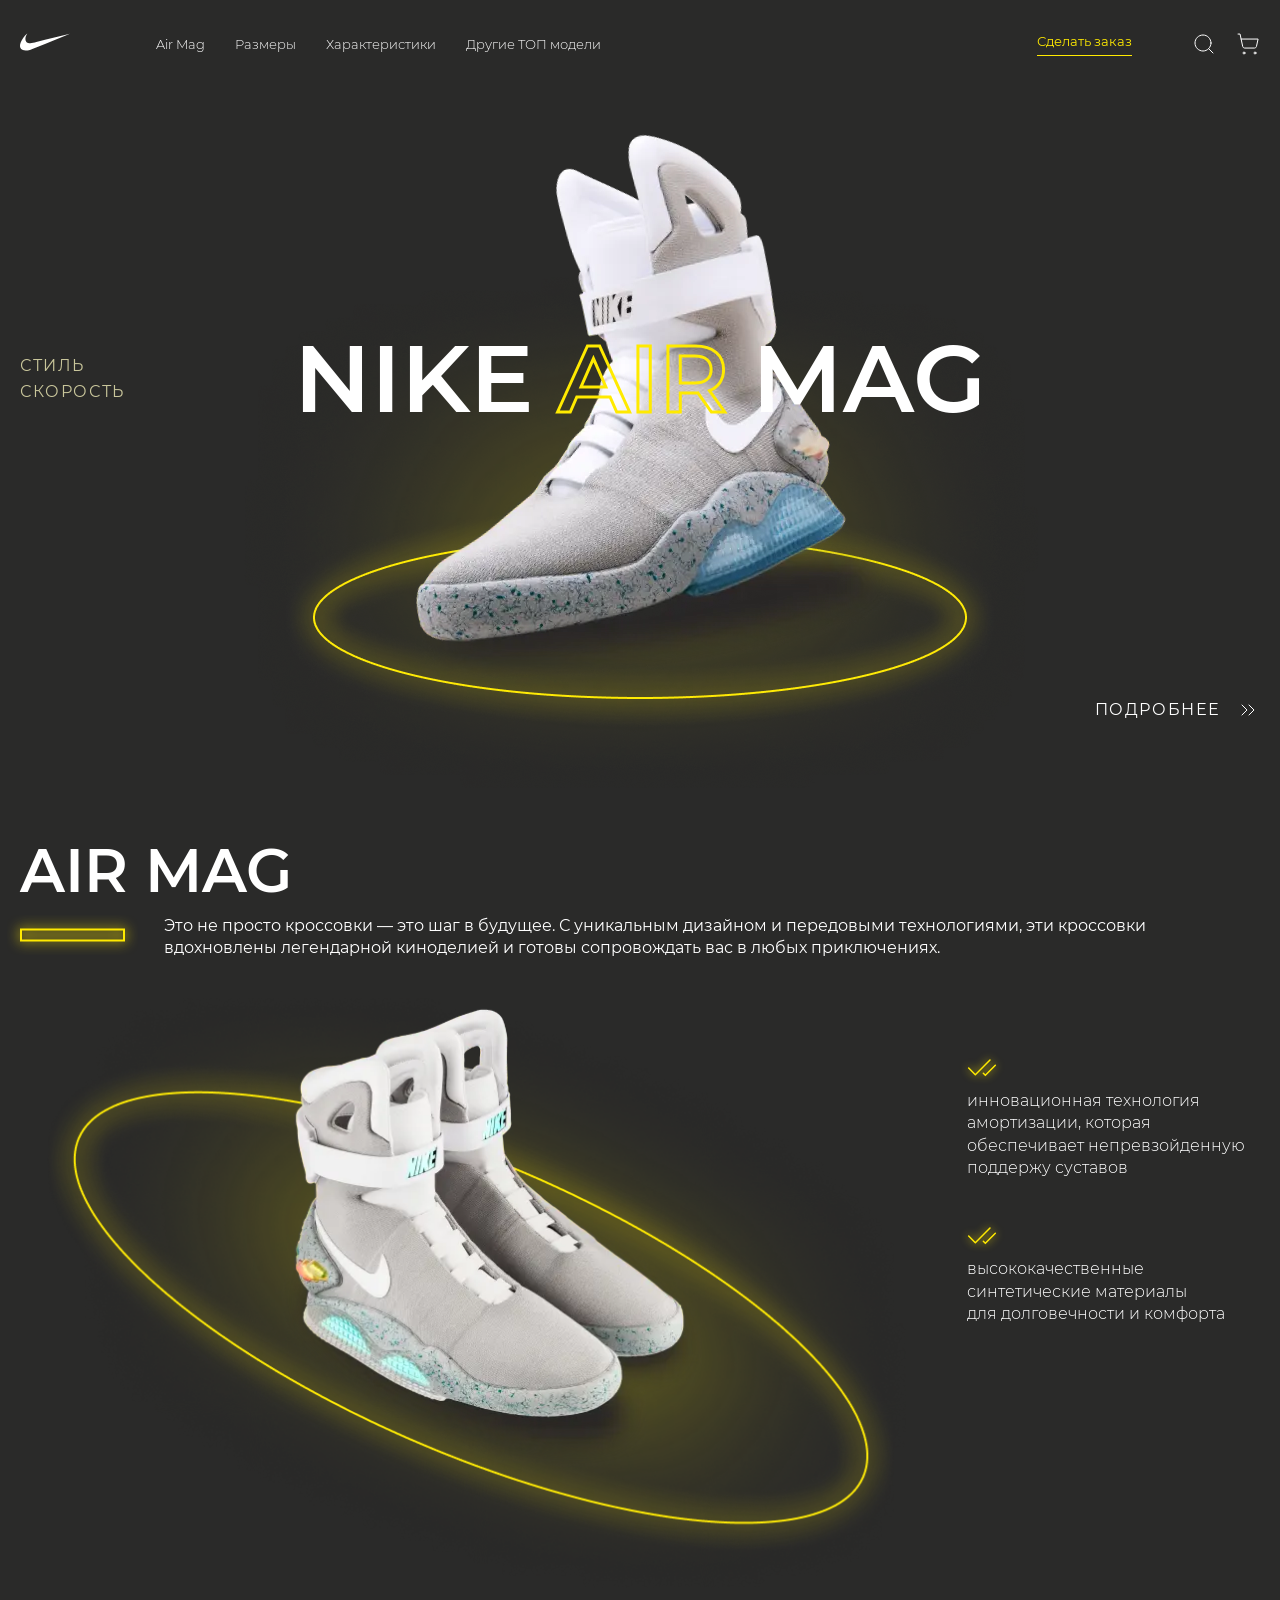
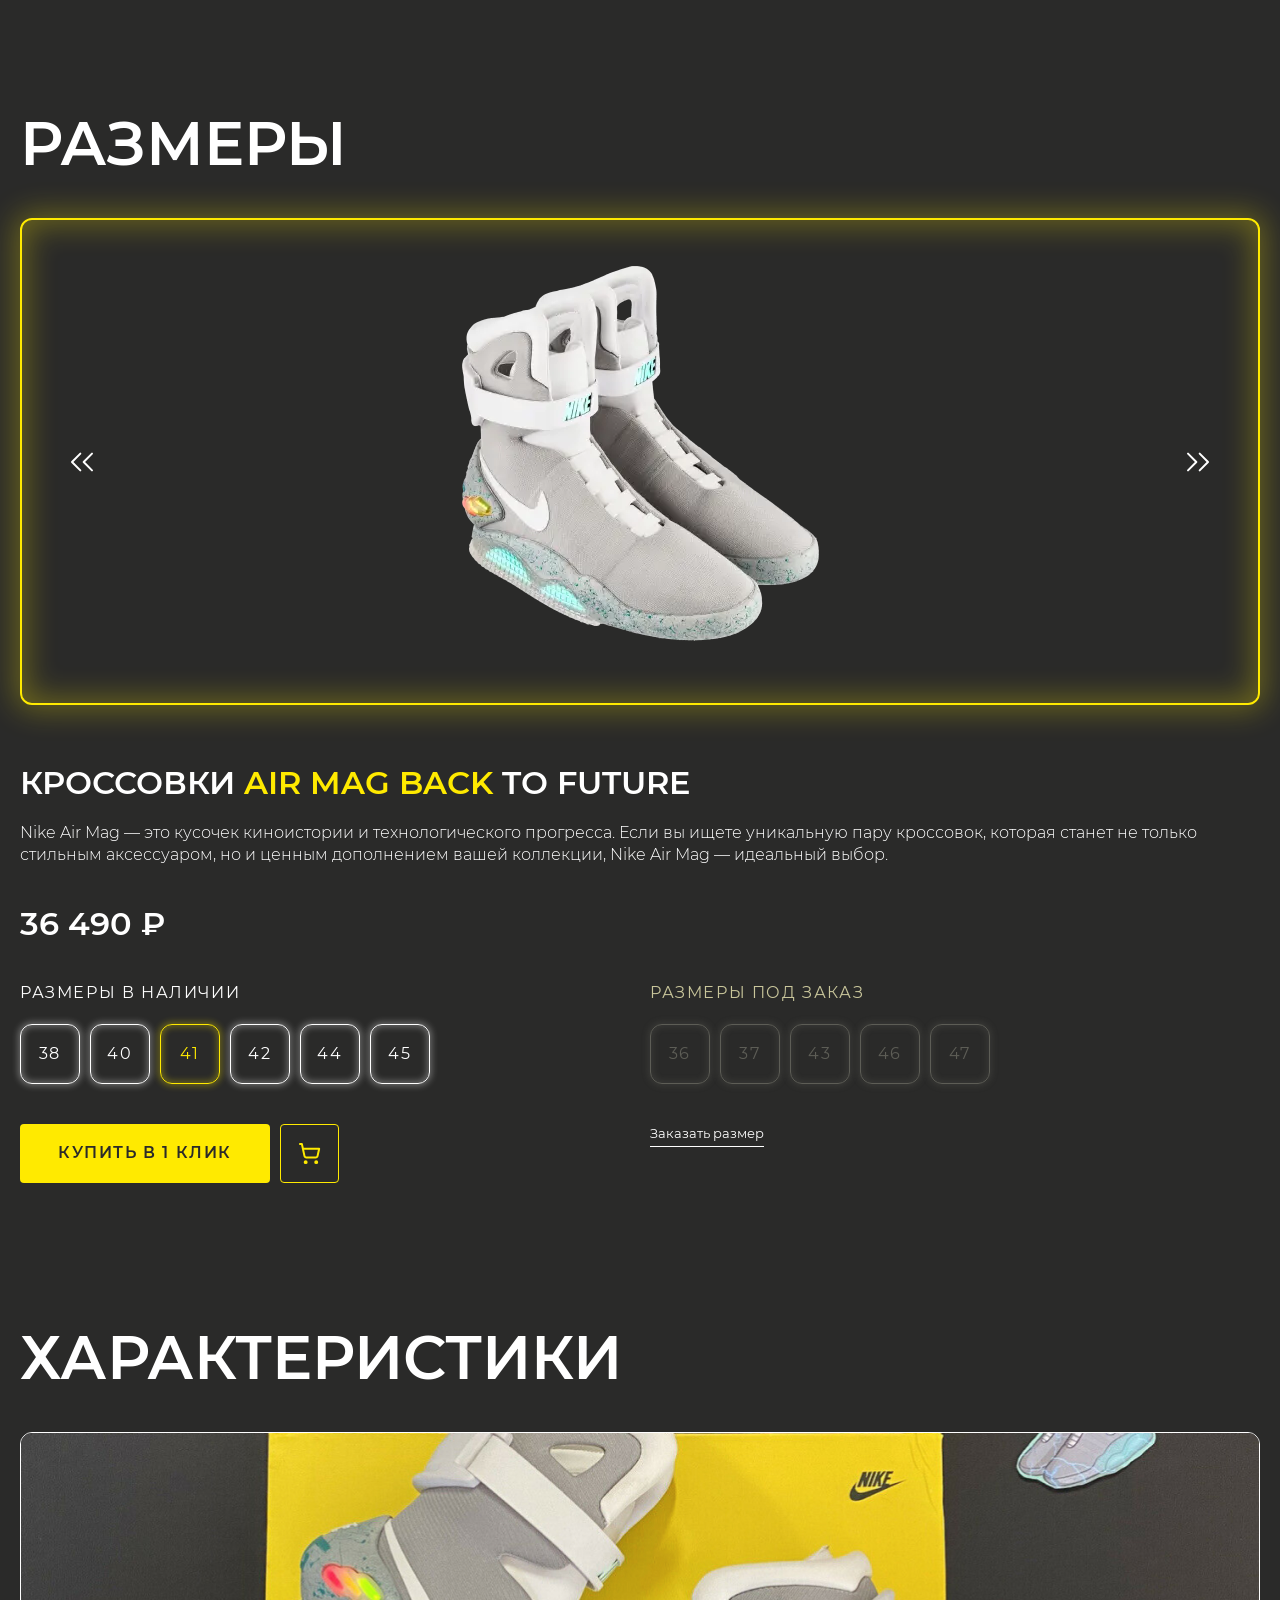
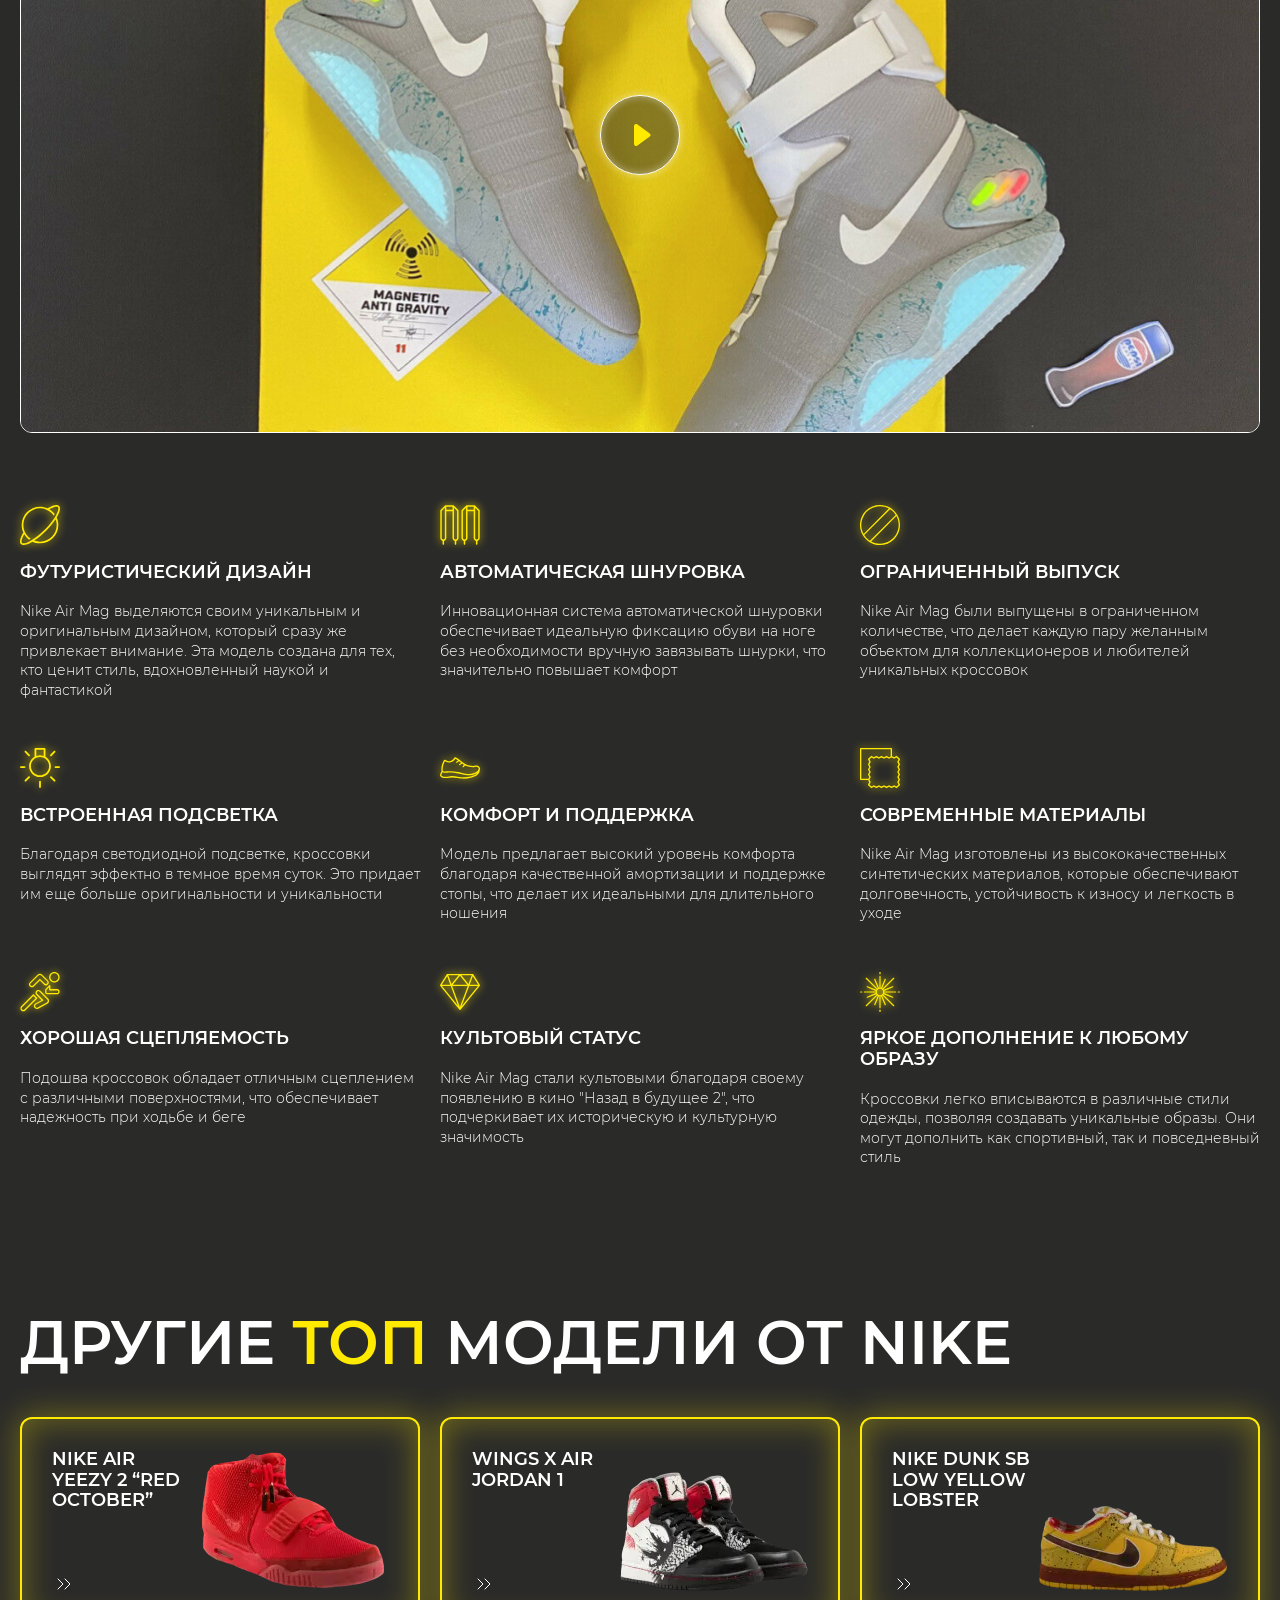
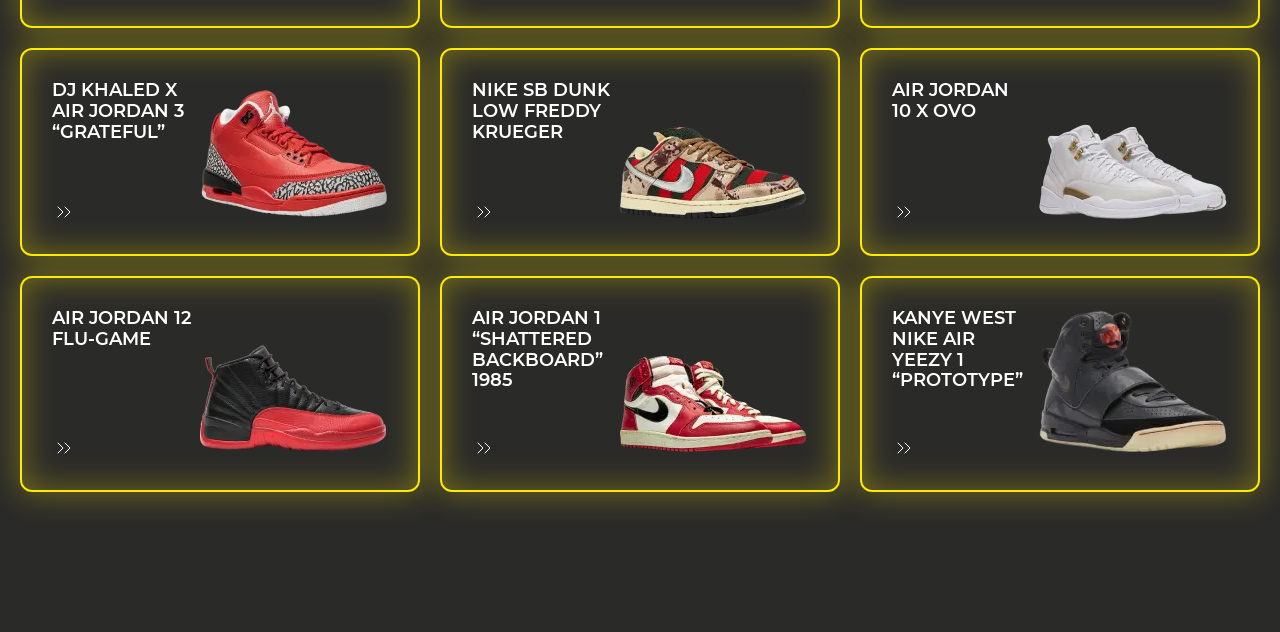
<file: 130.Домашнее задание (Топ Модели и Характеристики)/index.html>
<!DOCTYPE html>
<html class="page" lang="ru">
  <head>
    <meta charset="UTF-8" />
    <meta name="viewport" content="width=device-width, initial-scale=1.0" />
    <link rel="stylesheet" href="./css/index.css" />
    <link
      rel="stylesheet"
      href="https://cdn.jsdelivr.net/npm/swiper@11/swiper-bundle.min.css"
    />
    <link
      rel="shortcut icon"
      href="./icons/nike-favicon-48x48.ico"
      type="image/x-icon"
    />
    <script
      src="https://cdn.jsdelivr.net/npm/swiper@11/swiper-bundle.min.js"
      defer
    ></script>
    <script src="./js/fslightbox.js" type="module"></script>
    <script src="./js/index.js" type="module"></script>
    <title>Nike Air Mag</title>
  </head>
  <body class="page__body">
    <header class="header">
      <div class="container header__container">
        <a class="logo header__logo" href="#">
          <img
            class="logo__img"
            src="./icons/logo-icon.svg"
            width="50"
            height="20"
            alt="Логотип Nike"
          />
        </a>
        <nav
          class="menu header__menu"
          id="header__menu"
          aria-label="Главное меню"
        >
          <ul class="menu__list">
            <li class="menu__item">
              <a class="menu__link" href="#air-mag" lang="en">Air Mag</a>
            </li>
            <li class="menu__item">
              <a class="menu__link" href="#sizes">Размеры</a>
            </li>
            <li class="menu__item">
              <a class="menu__link" href="#characteristics">Характеристики</a>
            </li>
            <li class="menu__item">
              <a class="menu__link" href="#top-models">Другие ТОП модели</a>
            </li>
          </ul>
        </nav>
        <div class="header__controls">
          <a class="header__order" href="#">Сделать заказ</a>
          <div class="header__actions">
            <button
              class="header__actions-button"
              title="Поиск"
              aria-label="Поиск"
            >
              <svg width="24" height="24">
                <use
                  class="header__actions-icon"
                  href="./icons/sprite.svg#search"
                ></use>
              </svg>
            </button>
            <button
              class="header__actions-button"
              title="Корзина"
              aria-label="Корзина"
            >
              <svg width="24" height="24">
                <use
                  class="header__actions-icon"
                  href="./icons/sprite.svg#cart"
                ></use>
              </svg>
            </button>
            <button
              class="header__burger burger"
              aria-label="Открыть меню"
              aria-expanded="false"
              aria-controls="header__menu"
            >
              <svg width="24" height="24">
                <use
                  class="burger__icon-menu"
                  href="./icons/sprite.svg#menu-burger"
                ></use>
                <use
                  class="burger__icon-cross"
                  href="./icons/sprite.svg#menu-cross"
                ></use>
              </svg>
            </button>
          </div>
        </div>
      </div>
    </header>
    <main class="main">
      <section class="hero">
        <div class="container hero__container">
          <header class="hero__header">
            <ul class="hero__benefits-list">
              <li class="hero__benefits-item">стиль</li>
              <li class="hero__benefits-item">скорость</li>
            </ul>
            <h1 class="hero__title">
              Nike <span class="hero__title-accent">air</span> mag
            </h1>
          </header>
          <picture>
            <source srcset="./images/nike-air-mag-1.webp" type="image/webp" />
            <img
              class="hero__img"
              src="./images/nike-air-mag-1.png"
              width="846"
              height="713"
              alt="Кроссовок Nike Air Mag с желтым кольцом под подошвой"
            />
          </picture>
          <footer class="hero__footer">
            <a class="hero__details" href="#">
              Подробнее
              <svg width="24" height="24">
                <use
                  class="hero__details-icon"
                  href="./icons/main-sprite.svg#arrow-right"
                ></use>
              </svg>
            </a>
          </footer>
        </div>
      </section>
      <section id="air-mag" class="air-mag">
        <div class="container">
          <h2 class="air-mag__title title-md">Air Mag</h2>
          <p class="air-mag__description text-regular">
            Это не просто кроссовки — это шаг в будущее. С уникальным дизайном и
            передовыми технологиями, эти кроссовки вдохновлены легендарной
            киноделией и готовы сопровождать вас в любых приключениях.
          </p>
          <div class="air-mag__info-wrapper">
            <picture>
              <source srcset="./images/nike-air-mag-2.webp" type="image/webp" />
              <img
                class="air-mag__img"
                src="./images/nike-air-mag-2.png"
                width="911"
                height="635"
                loading="lazy"
                alt="Кроссовки Nike Air Mag с желтым кольцом вокруг"
              />
            </picture>
            <ul class="air-mag__info-list text-light">
              <li class="air-mag__info-item">
                инновационная технология амортизации, которая обеспечивает
                непревзойденную поддержу суставов
              </li>
              <li class="air-mag__info-item">
                высококачественные синтетические материалы для долговечности
                и комфорта
              </li>
            </ul>
          </div>
        </div>
      </section>
      <section id="sizes" class="sizes section">
        <div class="container">
          <h2 class="sizes__title title-md section-title">Размеры</h2>
          <section class="product">
            <div class="product__slider-wrapper">
              <button
                class="product__slider-button product__slider-button--prev"
                aria-label="Предыдущий слайд"
              >
                <svg width="40" height="40">
                  <use
                    class="product__slider-button-icon"
                    href="./icons/main-sprite.svg#double-arrow"
                  ></use>
                </svg>
              </button>
              <div class="swiper product__slider">
                <div class="swiper-wrapper">
                  <div class="swiper-slide">
                    <div class="product__slide-inner">
                      <picture>
                        <source
                          srcset="
                            ./images/product-slides/nike-air-mag-slide-1.webp
                          "
                        />
                        <img
                          src="./images/product-slides/nike-air-mag-slide-1.png"
                          class="product__slide-img"
                          width="357"
                          height="375"
                          alt="Кроссовки Nike Air Mag, вид спереди"
                        />
                      </picture>
                    </div>
                  </div>
                  <div class="swiper-slide">
                    <div class="product__slide-inner">
                      <picture>
                        <source
                          srcset="
                            ./images/product-slides/nike-air-mag-slide-2.webp
                          "
                        />
                        <img
                          src="./images/product-slides/nike-air-mag-slide-2.png"
                          class="product__slide-img"
                          width="408"
                          height="375"
                          alt="Кроссовки Nike Air Mag, вид сзади"
                        />
                      </picture>
                    </div>
                  </div>
                  <div class="swiper-slide">
                    <div class="product__slide-inner">
                      <picture>
                        <source
                          srcset="
                            ./images/product-slides/nike-air-mag-slide-3.webp
                          "
                        />
                        <img
                          src="./images/product-slides/nike-air-mag-slide-3.png"
                          class="product__slide-img"
                          width="442"
                          height="375"
                          alt="Кроссовки Nike Air Mag, вид сбоку"
                        />
                      </picture>
                    </div>
                  </div>
                </div>
              </div>
              <button
                class="product__slider-button product__slider-button--next"
                aria-label="Следующий слайд"
              >
                <svg width="40" height="40">
                  <use
                    class="product__slider-button-icon"
                    href="./icons/main-sprite.svg#double-arrow"
                  ></use>
                </svg>
              </button>
            </div>
            <h3 class="product__title title-sm">
              Кроссовки
              <strong class="product__title-accent">Air Mag Back</strong> To
              Future
            </h3>
            <p class="product__description text-light">
              Nike Air Mag — это кусочек киноистории и технологического
              прогресса. Если вы ищете уникальную пару кроссовок, которая станет
              не только стильным аксессуаром, но и ценным дополнением вашей
              коллекции, Nike Air Mag — идеальный выбор.
            </p>
            <p class="product__price title-sm">36 490 ₽</p>
            <div class="product__sizes-wrapper">
              <section class="product__sizes">
                <h4 class="product__sizes-title product__sizes-title--in-stock">
                  Размеры в наличии
                </h4>
                <div class="product__sizes-list" data-sizes="list">
                  <button
                    class="product__sizes-button"
                    aria-label="Выбрать размер"
                    title="Выбрать размер"
                    data-sizes="button"
                  >
                    38
                  </button>
                  <button
                    class="product__sizes-button"
                    aria-label="Выбрать размер"
                    title="Выбрать размер"
                    data-sizes="button"
                  >
                    40
                  </button>
                  <button
                    class="product__sizes-button product__sizes-button--active"
                    aria-label="Выбрать размер"
                    title="Выбрать размер"
                    data-sizes="button"
                  >
                    41
                  </button>
                  <button
                    class="product__sizes-button"
                    aria-label="Выбрать размер"
                    title="Выбрать размер"
                    data-sizes="button"
                  >
                    42
                  </button>
                  <button
                    class="product__sizes-button"
                    aria-label="Выбрать размер"
                    title="Выбрать размер"
                    data-sizes="button"
                  >
                    44
                  </button>
                  <button
                    class="product__sizes-button"
                    aria-label="Выбрать размер"
                    title="Выбрать размер"
                    data-sizes="button"
                  >
                    45
                  </button>
                </div>
                <div class="product__buy-wrapper">
                  <button class="product__buy-button">Купить в 1 клик</button>
                  <button
                    class="product__cart-button"
                    aria-label="Добавить в корзину"
                    title="Добавить в корзину"
                  >
                    <img
                      src="./icons/cart-icon.svg"
                      width="23"
                      height="23"
                      loading="lazy"
                      alt="Корзина"
                    />
                  </button>
                </div>
              </section>
              <section class="product__sizes">
                <h4 class="product__sizes-title product__sizes-title--to-order">
                  Размеры под заказ
                </h4>
                <div class="product__sizes-list">
                  <button class="product__sizes-button" disabled>36</button>
                  <button class="product__sizes-button" disabled>37</button>
                  <button class="product__sizes-button" disabled>43</button>
                  <button class="product__sizes-button" disabled>46</button>
                  <button class="product__sizes-button" disabled>47</button>
                </div>
                <a class="product__sizes-order-link" href="#">
                  Заказать размер
                </a>
              </section>
            </div>
          </section>
        </div>
      </section>
      <section id="characteristics" class="characteristics section">
        <div class="container">
          <h2 class="characteristics__title title-md section-title">
            Характеристики
          </h2>
          <div class="characteristics__video">
            <picture>
              <source
                srcset="./images/characteristics-video-preview.webp"
                type="image/webp"
              />
              <img
                class="characteristics__video-preview"
                src="./images/characteristics-video-preview.jpg"
                width="1240"
                height="600"
                loading="lazy"
                alt="Кроссовки Nike Air Mag лежат на жёлтой коробке"
              />
            </picture>
            <a
              class="characteristics__video-play-link"
              href="https://www.youtube.com/watch?v=VRGdQaE6gMY"
              title="Запустить видео"
              data-fslightbox
            >
              <img
                class="characteristics__video-play-icon"
                src="./icons/play-icon.svg"
                width="17"
                height="24"
                alt="Запустить видео"
              />
            </a>
          </div>
          <div class="characteristics__list">
            <article class="characteristics__card">
              <svg class="characteristics__card-icon" width="56" height="56">
                <use href="./icons/characteristics-sprite.svg#planet"></use>
              </svg>
              <h3 class="characteristics__card-title title-xs">
                Футуристический дизайн
              </h3>
              <p class="characteristics__card-description">
                Nike Air Mag выделяются своим уникальным и оригинальным
                дизайном, который сразу же привлекает внимание. Эта модель
                создана для тех, кто ценит стиль, вдохновленный наукой и
                фантастикой
              </p>
            </article>
            <article class="characteristics__card">
              <svg class="characteristics__card-icon" width="56" height="56">
                <use href="./icons/characteristics-sprite.svg#laces"></use>
              </svg>
              <h3 class="characteristics__card-title title-xs">
                Автоматическая шнуровка
              </h3>
              <p class="characteristics__card-description">
                Инновационная система автоматической шнуровки обеспечивает
                идеальную фиксацию обуви на ноге без необходимости вручную
                завязывать шнурки, что значительно повышает комфорт
              </p>
            </article>
            <article class="characteristics__card">
              <svg class="characteristics__card-icon" width="56" height="56">
                <use href="./icons/characteristics-sprite.svg#block"></use>
              </svg>
              <h3 class="characteristics__card-title title-xs">
                Ограниченный выпуск
              </h3>
              <p class="characteristics__card-description">
                Nike Air Mag были выпущены в ограниченном количестве, что делает
                каждую пару желанным объектом для коллекционеров и любителей
                уникальных кроссовок
              </p>
            </article>
            <article class="characteristics__card">
              <svg class="characteristics__card-icon" width="56" height="56">
                <use href="./icons/characteristics-sprite.svg#bulb"></use>
              </svg>
              <h3 class="characteristics__card-title title-xs">
                Встроенная подсветка
              </h3>
              <p class="characteristics__card-description">
                Благодаря светодиодной подсветке, кроссовки выглядят эффектно в
                темное время суток. Это придает им еще больше оригинальности и
                уникальности
              </p>
            </article>
            <article class="characteristics__card">
              <svg class="characteristics__card-icon" width="56" height="56">
                <use href="./icons/characteristics-sprite.svg#sneakers"></use>
              </svg>
              <h3 class="characteristics__card-title title-xs">
                Комфорт и поддержка
              </h3>
              <p class="characteristics__card-description">
                Модель предлагает высокий уровень комфорта благодаря
                качественной амортизации и поддержке стопы, что делает их
                идеальными для длительного ношения
              </p>
            </article>
            <article class="characteristics__card">
              <svg class="characteristics__card-icon" width="56" height="56">
                <use href="./icons/characteristics-sprite.svg#materials"></use>
              </svg>
              <h3 class="characteristics__card-title title-xs">
                Современные материалы
              </h3>
              <p class="characteristics__card-description">
                Nike Air Mag изготовлены из высококачественных синтетических
                материалов, которые обеспечивают долговечность, устойчивость к
                износу и легкость в уходе
              </p>
            </article>
            <article class="characteristics__card">
              <svg class="characteristics__card-icon" width="56" height="56">
                <use href="./icons/characteristics-sprite.svg#runner"></use>
              </svg>
              <h3 class="characteristics__card-title title-xs">
                Хорошая сцепляемость
              </h3>
              <p class="characteristics__card-description">
                Подошва кроссовок обладает отличным сцеплением с различными
                поверхностями, что обеспечивает надежность при ходьбе и беге
              </p>
            </article>
            <article class="characteristics__card">
              <svg class="characteristics__card-icon" width="56" height="56">
                <use href="./icons/characteristics-sprite.svg#diamond"></use>
              </svg>
              <h3 class="characteristics__card-title title-xs">
                Культовый статус
              </h3>
              <p class="characteristics__card-description">
                Nike Air Mag стали культовыми благодаря своему появлению в кино
                "Назад в будущее 2", что подчеркивает их историческую и
                культурную значимость
              </p>
            </article>
            <article class="characteristics__card">
              <svg class="characteristics__card-icon" width="56" height="56">
                <use href="./icons/characteristics-sprite.svg#firework"></use>
              </svg>
              <h3 class="characteristics__card-title title-xs">
                Яркое дополнение к любому образу
              </h3>
              <p class="characteristics__card-description">
                Кроссовки легко вписываются в различные стили одежды, позволяя
                создавать уникальные образы. Они могут дополнить как спортивный,
                так и повседневный стиль
              </p>
            </article>
          </div>
        </div>
      </section>
      <section id="top-models" class="top-models section">
        <div class="container">
          <h2 class="top-models__title title-md section-title">
            Другие <span class="top-models__title-accent">Топ</span> модели от
            Nike
          </h2>
          <div class="top-models__products">
            <article class="top-models__product">
              <a class="top-models__product-link" href="#">
                <div class="top-models__product-content">
                  <h3 class="top-models__product-title title-xs">
                    Nike Air Yeezy 2 “Red October”
                  </h3>
                  <svg width="24" height="24">
                    <use
                      class="top-models__product-icon"
                      href="./icons/main-sprite.svg#arrow-right"
                    ></use>
                  </svg>
                </div>
                <picture class="top-models__product-img-wrapper">
                  <source
                    srcset="./images/top-models/top-model-1.webp"
                    type="image/webp"
                  />
                  <img
                    class="top-models__product-img"
                    src="./images/top-models/top-model-1.png"
                    width="190"
                    height="143"
                    loading="lazy"
                    alt="Кроссовки Nike Air Yeezy 2 “Red October”"
                  />
                </picture>
              </a>
            </article>
            <article class="top-models__product">
              <a class="top-models__product-link" href="#">
                <div class="top-models__product-content">
                  <h3 class="top-models__product-title title-xs">
                    Wings x Air Jordan 1
                  </h3>
                  <svg width="24" height="24">
                    <use
                      class="top-models__product-icon"
                      href="./icons/main-sprite.svg#arrow-right"
                    ></use>
                  </svg>
                </div>
                <picture class="top-models__product-img-wrapper">
                  <source
                    srcset="./images/top-models/top-model-2.webp"
                    type="image/webp"
                  />
                  <img
                    class="top-models__product-img"
                    src="./images/top-models/top-model-2.png"
                    width="190"
                    height="120"
                    loading="lazy"
                    alt="Кроссовки Wings x Air Jordan 1"
                  />
                </picture>
              </a>
            </article>
            <article class="top-models__product">
              <a class="top-models__product-link" href="#">
                <div class="top-models__product-content">
                  <h3 class="top-models__product-title title-xs">
                    Nike Dunk SB Low Yellow Lobster
                  </h3>
                  <svg width="24" height="24">
                    <use
                      class="top-models__product-icon"
                      href="./icons/main-sprite.svg#arrow-right"
                    ></use>
                  </svg>
                </div>
                <picture class="top-models__product-img-wrapper">
                  <source
                    srcset="./images/top-models/top-model-3.webp"
                    type="image/webp"
                  />
                  <img
                    class="top-models__product-img"
                    src="./images/top-models/top-model-3.png"
                    width="190"
                    height="88"
                    loading="lazy"
                    alt="Кроссовки Nike Dunk SB Low Yellow Lobster"
                  />
                </picture>
              </a>
            </article>
            <article class="top-models__product">
              <a class="top-models__product-link" href="#">
                <div class="top-models__product-content">
                  <h3 class="top-models__product-title title-xs">
                    DJ Khaled x Air Jordan 3 “Grateful”
                  </h3>
                  <svg width="24" height="24">
                    <use
                      class="top-models__product-icon"
                      href="./icons/main-sprite.svg#arrow-right"
                    ></use>
                  </svg>
                </div>
                <picture class="top-models__product-img-wrapper">
                  <source
                    srcset="./images/top-models/top-model-4.webp"
                    type="image/webp"
                  />
                  <img
                    class="top-models__product-img"
                    src="./images/top-models/top-model-4.png"
                    width="190"
                    height="136"
                    loading="lazy"
                    alt="Кроссовки DJ Khaled x Air Jordan 3 “Grateful”"
                  />
                </picture>
              </a>
            </article>
            <article class="top-models__product">
              <a class="top-models__product-link" href="#">
                <div class="top-models__product-content">
                  <h3 class="top-models__product-title title-xs">
                    Nike SB Dunk Low Freddy Krueger
                  </h3>
                  <svg width="24" height="24">
                    <use
                      class="top-models__product-icon"
                      href="./icons/main-sprite.svg#arrow-right"
                    ></use>
                  </svg>
                </div>
                <picture class="top-models__product-img-wrapper">
                  <source
                    srcset="./images/top-models/top-model-5.webp"
                    type="image/webp"
                  />
                  <img
                    class="top-models__product-img"
                    src="./images/top-models/top-model-5.png"
                    width="190"
                    height="94"
                    loading="lazy"
                    alt="Кроссовки Nike SB Dunk Low Freddy Krueger"
                  />
                </picture>
              </a>
            </article>
            <article class="top-models__product">
              <a class="top-models__product-link" href="#">
                <div class="top-models__product-content">
                  <h3 class="top-models__product-title title-xs">
                    Air Jordan 10 x OVO
                  </h3>
                  <svg width="24" height="24">
                    <use
                      class="top-models__product-icon"
                      href="./icons/main-sprite.svg#arrow-right"
                    ></use>
                  </svg>
                </div>
                <picture class="top-models__product-img-wrapper">
                  <source
                    srcset="./images/top-models/top-model-6.webp"
                    type="image/webp"
                  />
                  <img
                    class="top-models__product-img"
                    src="./images/top-models/top-model-6.png"
                    width="190"
                    height="97"
                    loading="lazy"
                    alt="Кроссовки Air Jordan 10 x OVO"
                  />
                </picture>
              </a>
            </article>
            <article class="top-models__product">
              <a class="top-models__product-link" href="#">
                <div class="top-models__product-content">
                  <h3 class="top-models__product-title title-xs">
                    Air Jordan 12 Flu-Game
                  </h3>
                  <svg width="24" height="24">
                    <use
                      class="top-models__product-icon"
                      href="./icons/main-sprite.svg#arrow-right"
                    ></use>
                  </svg>
                </div>
                <picture class="top-models__product-img-wrapper">
                  <source
                    srcset="./images/top-models/top-model-7.webp"
                    type="image/webp"
                  />
                  <img
                    class="top-models__product-img"
                    src="./images/top-models/top-model-7.png"
                    width="190"
                    height="111"
                    loading="lazy"
                    alt="Кроссовки Air Jordan 12 Flu-Game"
                  />
                </picture>
              </a>
            </article>
            <article class="top-models__product">
              <a class="top-models__product-link" href="#">
                <div class="top-models__product-content">
                  <h3 class="top-models__product-title title-xs">
                    Air Jordan 1 “Shattered Backboard” 1985
                  </h3>
                  <svg width="24" height="24">
                    <use
                      class="top-models__product-icon"
                      href="./icons/main-sprite.svg#arrow-right"
                    ></use>
                  </svg>
                </div>
                <picture class="top-models__product-img-wrapper">
                  <source
                    srcset="./images/top-models/top-model-8.webp"
                    type="image/webp"
                  />
                  <img
                    class="top-models__product-img"
                    src="./images/top-models/top-model-8.png"
                    width="190"
                    height="101"
                    loading="lazy"
                    alt="Кроссовки Air Jordan 1 “Shattered Backboard” 1985"
                  />
                </picture>
              </a>
            </article>
            <article class="top-models__product">
              <a class="top-models__product-link" href="#">
                <div class="top-models__product-content">
                  <h3 class="top-models__product-title title-xs">
                    Kanye West Nike Air Yeezy 1 “Prototype”
                  </h3>
                  <svg width="24" height="24">
                    <use
                      class="top-models__product-icon"
                      href="./icons/main-sprite.svg#arrow-right"
                    ></use>
                  </svg>
                </div>
                <picture class="top-models__product-img-wrapper">
                  <source
                    srcset="./images/top-models/top-model-9.webp"
                    type="image/webp"
                  />
                  <img
                    class="top-models__product-img"
                    src="./images/top-models/top-model-9.png"
                    width="190"
                    height="147"
                    loading="lazy"
                    alt="Кроссовки Kanye West Nike Air Yeezy 1 “Prototype”"
                  />
                </picture>
              </a>
            </article>
          </div>
        </div>
      </section>
    </main>
  </body>
</html>
</file>
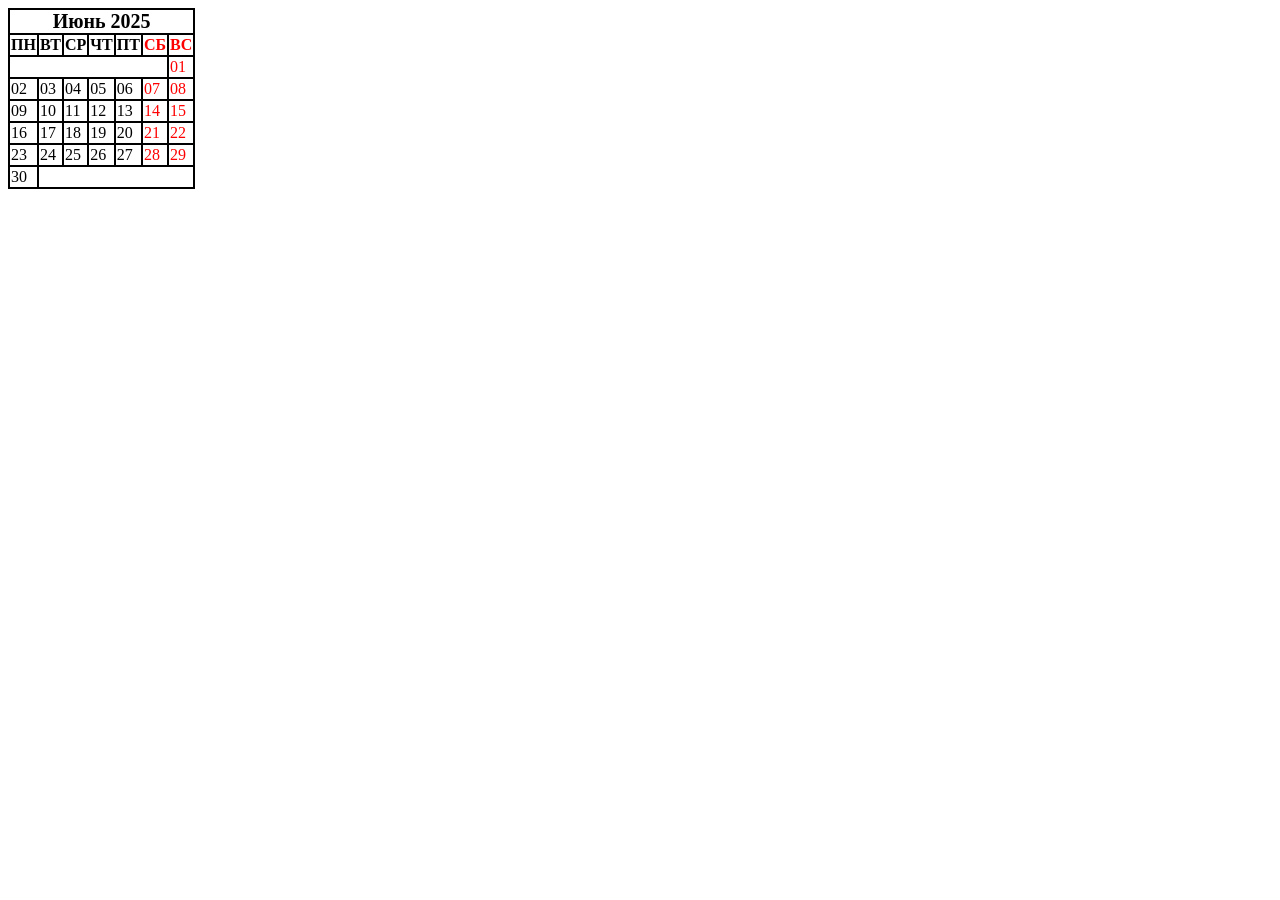
<file: 35. Домашнее задание (таблица)/index.html>
<!DOCTYPE html>
<html lang="en">
<head>
    <meta charset="UTF-8">
    <meta name="viewport" content="width=device-width, initial-scale=1.0">
    <title>Document</title>
    <link rel="stylesheet" href="style.css">
</head>
<body>
    <table>
        <caption>
            Июнь 2025
        </caption>
        <thead>
            <tr>
                <th>ПН</th>
                <th>ВТ</th>
                <th>СР</th>
                <th>ЧТ</th>
                <th>ПТ</th>
                <th class="weekend">СБ</th>
                <th class="weekend">ВС</th>
            </tr>
        </thead>
        <tbody>
            <tr>
                <td colspan="6"></td>
                <td class="weekend">01</td>
            </tr>
            <tr>
                <td>02</td>
                <td>03</td>
                <td>04</td>
                <td>05</td>
                <td>06</td>
                <td class="weekend">07</td>
                <td class="weekend">08</td>
            </tr>
             <tr>
                <td>09</td>
                <td>10</td>
                <td>11</td>
                <td>12</td>
                <td>13</td>
                <td class="weekend">14</td>
                <td class="weekend">15</td>
            </tr>
              <tr>
                <td>16</td>
                <td>17</td>
                <td>18</td>
                <td>19</td>
                <td>20</td>
                <td class="weekend">21</td>
                <td class="weekend">22</td>
            </tr>
             <tr>
                <td>23</td>
                <td>24</td>
                <td>25</td>
                <td>26</td>
                <td>27</td>
                <td class="weekend">28</td>
                <td class="weekend">29</td>
            </tr>
            <tr>
                <td >30</td>
                <td colspan="7"> </td>
               
            </tr>
        </tbody>
    </table>
</body>
</html>
</file>
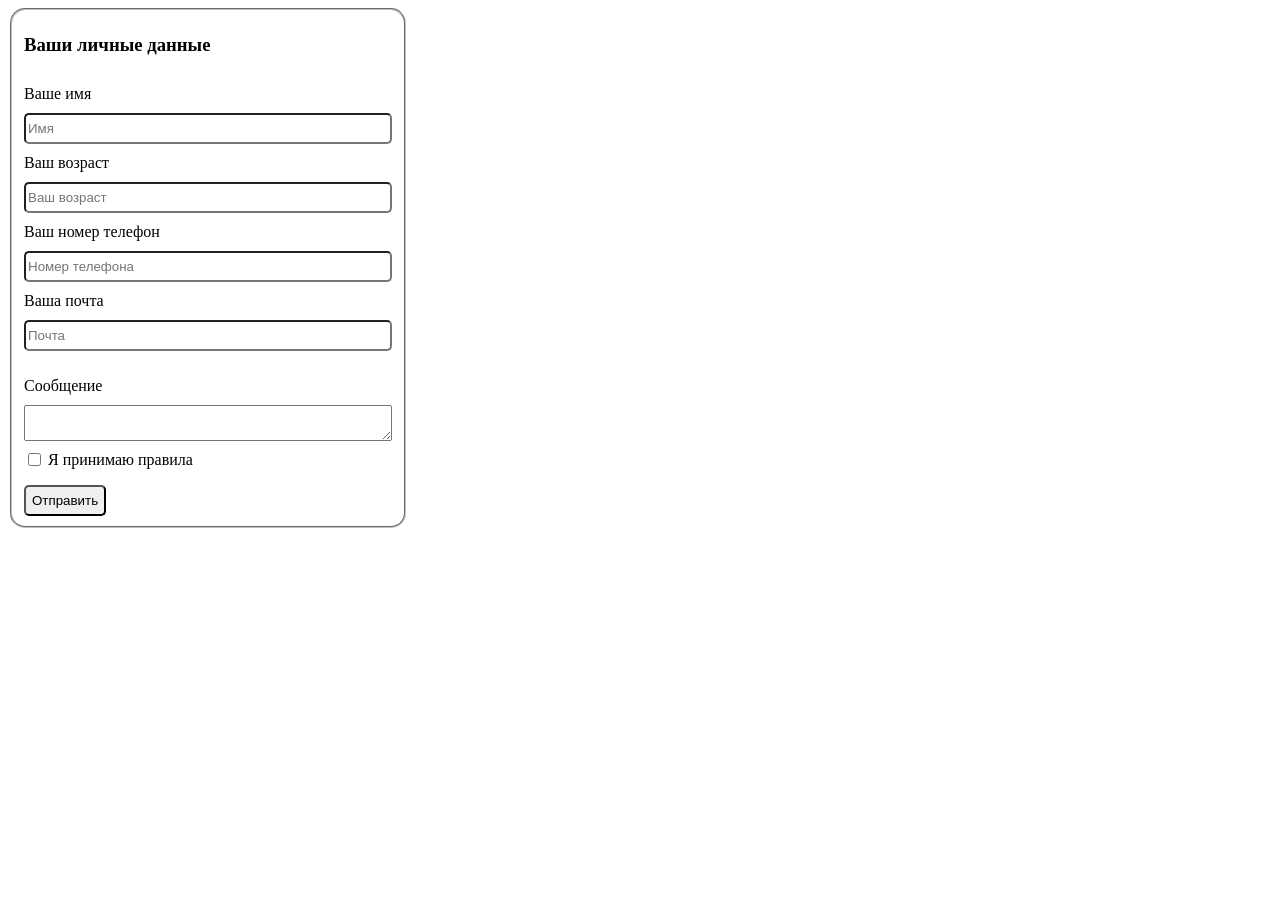
<file: 42. Домашнее задание (форма)/index.html>
<!DOCTYPE html>
<html lang="en">
<head>
    <meta charset="UTF-8">
    <meta name="viewport" content="width=device-width, initial-scale=1.0">
    <title>Document</title>
    <link rel="stylesheet" href="style.css">
</head>
<body>
    <form class="form">
        <fieldset class="form-group-fill">
            <h3 class="form-title">Ваши личные данные</h3>
            <label >
                <span>Ваше имя</span>
                <input type="text" name="first-name" placeholder="Имя" required>
            </label>
             <label >
                <span>Ваш возраст</span>
                <input type="number" name="age" inputmode="numeric" placeholder="Ваш возраст" required>
            </label>
             <label >
                <span>Ваш номер телефон</span>
                <input type="tel" name="tel" inputmode="tel" placeholder="Номер телефона" required>
            </label>
             <label >
                <span>Ваша почта </span>
                <input type="email" name="email" inputmode="email" placeholder="Почта" required>
            </label>
        </fieldset>
        <fieldset class="form-group-sendMsg">
             <label class="msg">
                <span>Сообщение</span>
                <textarea name="message"></textarea>
            </label>
            <label class="checkbox">
                <input class="checkbox-input" type="checkbox" required>
                <span>Я принимаю правила</span>
            </label>
            <button type="submit">Отправить</button>
        </fieldset>
    </form>
</body>
</html>
</file>
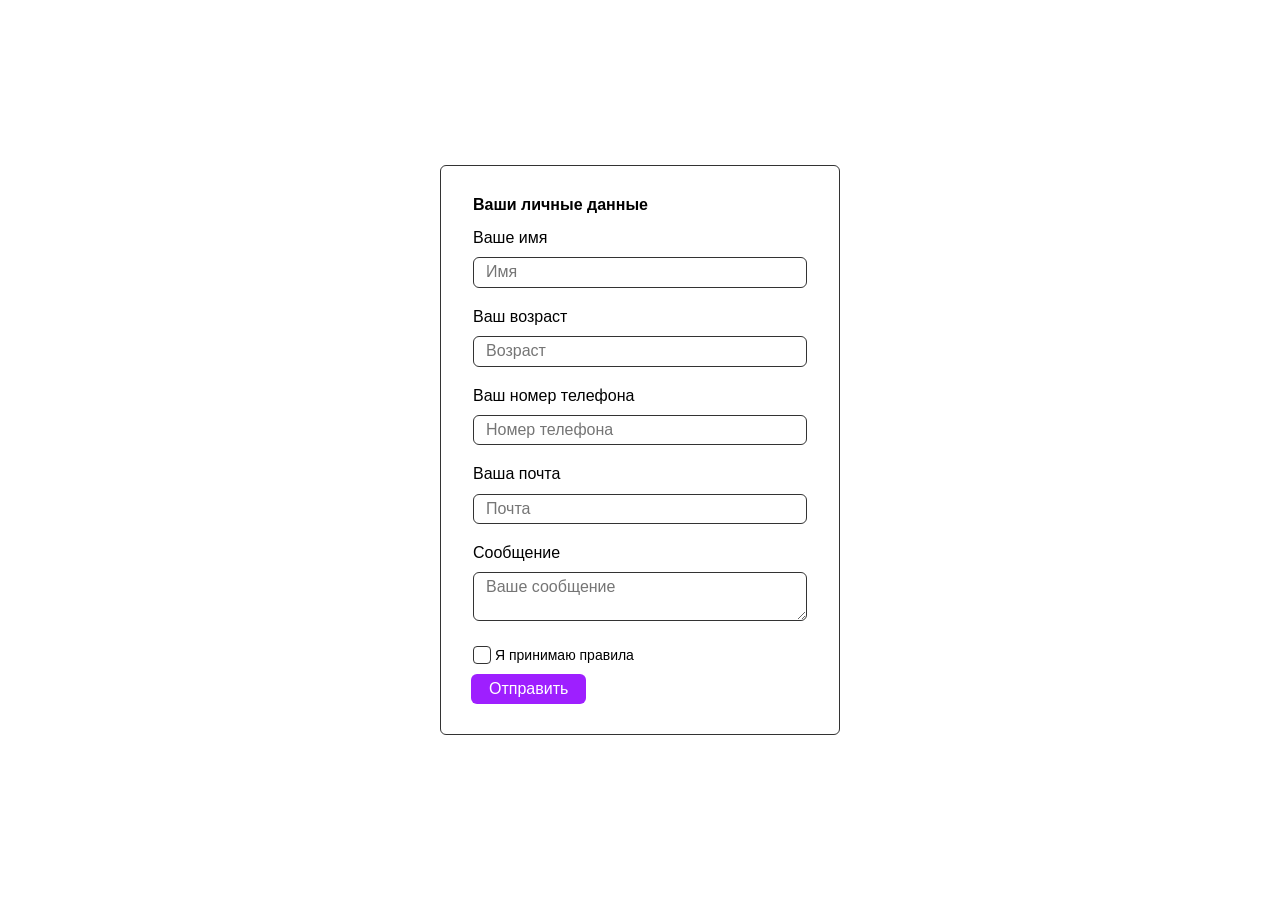
<file: 73. Домашнее задание ( форма)/index.html>
<!DOCTYPE html>
<html lang="ru">
  <head>
    <meta charset="UTF-8" />
    <meta name="viewport" content="width=device-width, initial-scale=1.0" />
    <title>Стилизация формы</title>
    <link rel="stylesheet" href="./css/normalize.css" />
    <link rel="stylesheet" href="./css/style.css" />
  </head>
  <body>
    <form class="form">
      <fieldset class="form-group">
        <legend class="form-group-title">Ваши личные данные</legend>
        <label for="name" class="label">Ваше имя</label>
        <input
          id="name"
          class="input"
          type="text"
          placeholder="Имя"
          name="name"
          required
        />
        <label for="age" class="label">Ваш возраст</label>
        <input
          id="age"
          class="input"
          type="number"
          placeholder="Возраст"
          name="age"
          required
        />
        <label for="phone" class="label">Ваш номер телефона</label>
        <input
          id="phone"
          class="input"
          type="tel"
          placeholder="Номер телефона"
          name="phone"
          required
        />
        <label for="email" class="label">Ваша почта</label>
        <input
          id="email"
          class="input"
          type="email"
          placeholder="Почта"
          name="email"
          required
        />
      </fieldset>
      <fieldset class="form-group">
        <label for="message" class="label">Сообщение</label>
        <textarea
          id="message"
          class="textarea"
          placeholder="Ваше сообщение"
          name="message"
          required
        ></textarea>
        <label class="label checkbox-label">
          <input class="checkbox" type="checkbox" name="checkbox" required />
          <span class="checkbox-text">Я принимаю правила</span>
        </label>
      </fieldset>
      <button class="button">Отправить</button>
    </form>
  </body>
</html>
</file>
<file: src/style.css>
*{padding: 0;margin: 0;border: 0;}
*,*:before,*:after{-webkit-box-sizing: border-box;box-sizing: border-box;}
:focus,:active{outline: none;}
a:focus,a:active{outline: none;}
nav,footer,header,aside{display: block;}
html,body{
    height:100%;width:100%;
    font-size:100%;line-height:1;-ms-text-size-adjust:100%;-moz-text-size-adjust:100%;-webkit-text-size-adjust:100%;}
input,button,textarea{font-family:inherit;}
input::-ms-clear{display: none;}
button{cursor: pointer;}
button::-moz-focus-inner{padding:0;border:0;}
a,a:visited{text-decoration: none;}
a:hover{text-decoration: none;}
ul li{list-style: none;}
img{vertical-align: top;}
h1,h2,h3,h4,h5,h6{font-size:inherit;font-weight: inherit;}
a{color:inherit;}



body {
    font-family: "Montserrat",SansSerif;
    color: black;
}

body.overflow {
    overflow: hidden;
}



.layout {
    display: -webkit-box;
    display: -ms-flexbox;
    display: flex;
    min-height: 100vh;
}

.sidebar {
    padding: 40px 24px 40px 0;
    -ms-flex-negative: 0;
    flex-shrink: 0;
    background-color: white;
}



.content {
    -webkit-box-flex: 1;
    -ms-flex-positive: 1;
    flex-grow: 1;
    background-color: #F4F4F4;
}

.container {
    display: -webkit-box;
    display: -ms-flexbox;
    display: flex;
    -webkit-box-orient: vertical;
    -webkit-box-direction: normal;
    -ms-flex-direction: column;
    flex-direction: column;
    -webkit-box-pack: center;
    -ms-flex-pack: center;
    justify-content: center;
    -webkit-box-align: center;
    -ms-flex-align: center;
    align-items: center;
    padding: 150px 60px 80px 60px;
}


.logo {
    margin-left: 60px;
    margin-bottom: 60px;
}

.sidebar__user {
    background-color: #F4F4F4;
    padding: 20px 30px;
    margin-left: 60px;
    margin-bottom: 100px;
    border-radius: 8px;
    border: 1px solid #DADEC9;
}

.sidebar__name {
    color:#161814;
    font-size: 18px;
    font-weight: 500;
    margin-bottom: 6px;
}

.sidebar__text {
    color: #AFB1A7;
    font-size: 13px;
    font-weight: 400;
    line-height: 130%; /* 16.9px */
}

.sidebar__item {
    width: 372px;
}

.sidebar__button {
    display: -webkit-box;
    display: -ms-flexbox;
    display: flex;
    -webkit-box-align: center;
    -ms-flex-align: center;
    align-items: center;
    gap: 10px;
    padding: 20px 60px;
    margin-bottom: 12px;
    border-radius: 0px 100px 100px 0px;
    -webkit-transition: all .5s;
    -o-transition: all .5s;
    transition: all .5s;
    cursor: pointer;
    width: 90%;
    color:#161814;
    font-size: 16px;
    font-weight: 500;
}

.sidebar__button.active , .sidebar__button:hover {
    width: 100%;
    background-color: #DAF765;
}


.content__title {
    color: #161814;
    font-size: 48px;
    font-weight: 700;
    margin-bottom: 40px;
}

.content__list {
    display: -webkit-box;
    display: -ms-flexbox;
    display: flex;
    -webkit-box-align: center;
    -ms-flex-align: center;
    align-items: center;
    -ms-flex-wrap: wrap;
    flex-wrap: wrap;
    gap: 20px;
}



.content__list-item  {
    cursor: pointer;
    padding: 12px 18px;
    background-color: #fff;
    border-radius: 10px;
    border: 1px solid #DADEC9;
    -webkit-transition: all .3s;
    -o-transition: all .3s;
    transition: all .3s;
}

.content__list-item:hover,.content__list-diplom:hover {
    background-color: #AFB1A7;
}

li a {
    padding: 12px 18px;

}


.content__list-diplom {
    -webkit-transition: all .3s;
    -o-transition: all .3s;
    transition: all .3s;
    display: inline-block;
    padding: 12px 18px;
    background-color: #fff;
    border-radius: 10px;
    border: 1px solid #DADEC9;
}

.content__decor {
    display: -webkit-box;
    display: -ms-flexbox;
    display: flex;
    -webkit-box-align: center;
    -ms-flex-align: center;
    align-items: center;
}

.content__decor-text {
    color:#BEDD44;
    font-size: 36px;
    font-weight: 700;
    line-height: 110%; /* 39.6px */
}

.content__block {
    max-width: 1200px;
}

.content__block.hidden {
    display: none;
}

.content__decor-img img{
    width: 100%;
}

.burger {
    display: none;
    padding: 5px;
    position: fixed;
    top: 3%;
    right: 7%;
    width: 40px;
    height: 40px;
    background-color: #161814;
    border-radius: 50%;
    z-index: 10;
    border: 1px solid #DAF765;
}

@media (max-width: 768px) {
    .burger {
        display: block;
    }

    .sidebar {
        -webkit-transition: all .3s;
        -o-transition: all .3s;
        transition: all .3s;
        -webkit-transform: translateX(-100%);
        -ms-transform: translateX(-100%);
        transform: translateX(-100%);
        position: fixed;
        top: 0;
        left: 0;
        bottom: 0;
        z-index: 5;
    }

    .sidebar.show {
        -webkit-transform: translateX(0%);
        -ms-transform: translateX(0%);
        transform: translateX(0%);
    }

    .overlay {
        opacity: 0;
        pointer-events: none;
        -webkit-transition: all .3s;
        -o-transition: all .3s;
        transition: all .3s;
        position: absolute;
        top: 0;
        right: 0;
        left: 0;
        bottom: 0;
        z-index: 3;
        background-color: #000000e0;
    }

    .overlay.show {
        opacity: 1;
        pointer-events: all;
    }

    .container {
        padding: 40px 20px;
        min-height: 100%;
    }

    .content__decor {
        margin-top: 20px;
        -webkit-box-orient: vertical;
        -webkit-box-direction: normal;
        -ms-flex-direction: column;
        flex-direction: column;
    }
}

@media (max-width: 400px) {
    .sidebar__user {
        margin-left: 0;
    }
}
</file>
<file: 104.Домашнее задание (Grid)/css/style.css>
* {
	box-sizing: border-box;
}

body {
	min-width: 375px;
	margin: 0;
}

.container {
	max-width: 1280px;
	padding: 0 15px;
	margin: 0 auto;
	

}

.wrapper {
	display: grid;
	grid-template-columns: repeat(12, 1fr);
	min-height: 100vh;
}

.header{
	grid-column-start:  12 span ;
	background-color: #f00;
	min-height: 100px;
}

.aside {
	grid-column: 2 span;
	grid-row-start: 2 span;
	background-color: #e2e20d;
	
}

.main {
	grid-column: 3 / 10 span;
	grid-row-start: 2 span;
	background-color: #31bb0a;
	padding-top: 30px;
	padding-bottom: 30px;
	
}

.main .container{
	display: grid;
	grid-template-columns: repeat(4, 1fr);
	gap: 10px;
}

.article {
	background-color: #de6e05;
	min-height: 200px;
}

.footer {
	grid-column-start: 12 span;
	background-color: #0b2fe2;
	min-height: 250px;
}

@media (width <= 1230px) {
	.main .container{
		grid-template-columns: repeat(3, 1fr);
	}
}

@media ( width <= 1200px){ 
	.main .container{
		grid-template-columns: repeat(2, 1fr);
	}
}

@media (width <= 768px) {
	.aside {
		display: none;
		background-color: #e2e20d;
	
	}
	.main {
		grid-column: 12 span;
	}
}
</file>
<file: 108.Домашнее задание(БЭМ)/css/fonts.css>
@font-face {
  font-family: "Ubuntu";
  src: local("Ubuntu"), url("../fonts/UbuntuLight.woff2") format("woff2");
  font-weight: 300;
  font-style: normal;
  font-display: swap;
}

@font-face {
  font-family: "Ubuntu";
  src: local("Ubuntu"), url("../fonts/UbuntuRegular.woff2") format("woff2");
  font-weight: 400;
  font-style: normal;
  font-display: swap;
}

@font-face {
  font-family: "Ubuntu";
  src: local("Ubuntu"), url("../fonts/UbuntuMedium.woff2") format("woff2");
  font-weight: 500;
  font-style: normal;
  font-display: swap;
}

@font-face {
  font-family: "Oswald";
  src: local("Oswald"), url("../fonts/OswaldMedium.woff2") format("woff2");
  font-weight: 500;
  font-style: normal;
  font-display: swap;
}

@font-face {
  font-family: "Oswald";
  src: local("Oswald"), url("../fonts/OswaldSemiBold.woff2") format("woff2");
  font-weight: 600;
  font-style: normal;
  font-display: swap;
}
</file>
<file: 108.Домашнее задание(БЭМ)/css/globals.css>
html {
  font-family: Ubuntu, sans-serif;
  font-weight: 400;
}

*,
*::before,
*::after {
  -webkit-box-sizing: border-box;
  box-sizing: border-box;
}

body {
  display: -webkit-box;
  display: -ms-flexbox;
  display: flex;
  -webkit-box-orient: vertical;
  -webkit-box-direction: normal;
  -ms-flex-direction: column;
  flex-direction: column;
  min-width: 375px;
  min-height: 100vh;
}

h1,
h2,
h3,
h4,
h5,
h6,
p {
  margin: 0;
}

a {
  text-decoration: none;
}

img {
  max-width: 100%;
  height: auto;
  -o-object-fit: cover;
  object-fit: cover;
}

a,
button {
  outline: none;
}

.container {
  max-width: 1250px;
  margin: 0 auto;
  padding: 0 15px;
}

.text {
  font-weight: 400;
  font-size: 16px;
  line-height: 130%;
  color: #535755;
}

.button {
  display: inline-block;
  padding: 19px 32px;
  font-weight: 500;
  font-size: 15px;
  line-height: 130%;
  letter-spacing: 0.02em;
  text-transform: uppercase;
  text-align: center;
  color: #fff;
  background-color: #3596ed;
  -webkit-transition: opacity 0.2s, background-color 0.2s;
  -o-transition: opacity 0.2s, background-color 0.2s;
  transition: opacity 0.2s, background-color 0.2s;
}

.button:hover {
  opacity: 0.85;
}

.button:not(:disabled):active {
  background-color: #2d82cd;
}

button.button:disabled {
  opacity: 0.65;
  cursor: default;
}

.section {
  margin-bottom: 140px;
}

.title-large {
  max-width: 596px;
  margin-bottom: 40px;
  font-family: Oswald, sans-serif;
  font-weight: 600;
  font-size: 48px;
  line-height: 115%;
  text-transform: uppercase;
  color: #2c332f;
}

.title-medium {
  font-family: Oswald, sans-serif;
  font-weight: 500;
  font-size: 24px;
  line-height: 115%;
  text-transform: uppercase;
  color: #2c332f;
}

.text-sub {
  font-weight: 300;
  font-size: 14px;
  letter-spacing: 0.04em;
  text-transform: uppercase;
  color: #858e8a;
}

.decor::before {
  content: "";
  position: absolute;
  z-index: -1;
  width: calc(50% - 250px);
  height: 48px;
  background: url("../images/decor-icon.svg") repeat-x;
}

a:focus-visible,
button:focus-visible,
summary:focus-visible {
  outline: 2px solid #3596ed;
  outline-offset: 1px;
}

@media (width <= 992px) {
  .container {
    max-width: 768px;
  }
}

@media (width <= 768px) {
  .container {
    max-width: 576px;
  }

  .title-large {
    font-size: 40px;
    margin-bottom: 30px;
  }

  .home-page .title-large {
    max-width: inherit;
    text-align: center;
  }

  .title-medium {
    font-size: 22px;
  }
}

@media (width <= 576px) {
  .section {
    margin-bottom: 80px;
  }

  .title-large {
    font-size: 32px;
  }

  .title-medium {
    font-size: 18px;
  }
}
</file>
<file: 108.Домашнее задание(БЭМ)/css/header.css>
.header-inner {
  display: flex;
  justify-content: space-between;
  align-items: center;
  gap: 10px;
  padding-top: 30px;
  padding-bottom: 30px;
  border-bottom: 1px solid #d3cbd9;
}

.header__phone {
  text-align: right;
}

.header__phone-text{
  margin-bottom: 8px;
}

.header__phone-link {
  font-weight: 500;
  font-size: 18px;
  color: #2c332f;
  transition: color 0.2s;
}

.header__phone-link:hover {
  color: #3596ed;
}
</file>
<file: 108.Домашнее задание(БЭМ)/css/index.css>
.hero {
  position: relative;
  padding-top: 80px;
}

.hero::before {
  bottom: 106px;
  width: 100%;
}

.hero__container {
  display: -webkit-box;
  display: -ms-flexbox;
  display: flex;
  gap: 28px;
}

.hero__info-title{
  margin-bottom: 40px;
  font-family: Oswald, sans-serif;
  font-weight: 600;
  font-size: 62px;
  line-height: 115%;
  text-transform: uppercase;
  color: #2c332f;
}

.hero__info-accent{
  font-weight: 600;
  color: #3596ed;
}

.hero__info{
  max-width: 492px;
}

.hero__info-text {
  max-width: 440px;
  margin-bottom: 140px;
}

.hero__info-images{
  position: relative;
  display: -webkit-box;
  display: -ms-flexbox;
  display: flex;
}

.hero__info-choose {
  position: absolute;
  top: 40px;
  left: 50%;
  -webkit-transform: translateX(-50%);
  -ms-transform: translateX(-50%);
  transform: translateX(-50%);
  max-width: 161px;
  padding: 22px;
  background: rgb(255 255 255 / 0.9);
  border: 1px solid #535755;
  text-align: center;
}

.news__container {
  display: -webkit-box;
  display: -ms-flexbox;
  display: flex;
  gap: 28px;
}

.news__article {
  display: -webkit-box;
  display: -ms-flexbox;
  display: flex;
  -webkit-box-orient: vertical;
  -webkit-box-direction: normal;
  -ms-flex-direction: column;
  flex-direction: column;
  max-width: 284px;
  -webkit-box-flex: 1;
  -ms-flex: 1 1 25%;
  flex: 1 1 25%;
  background-color: #fff;
  border: 1px solid #d3cbd9;
  overflow: hidden;
}

.news__img{
  display: block;
}

.news__info{
  padding: 20px 20px 0;
  margin-bottom: 12px;
}

.news__date {
  display: inline-block;
  margin-bottom: 8px;
}

.news__article footer {
  padding: 0 20px 20px;
  margin-top: auto;
}

.news__link {
  display: -webkit-inline-box;
  display: -ms-inline-flexbox;
  display: inline-flex;
  -webkit-box-align: center;
  -ms-flex-align: center;
  align-items: center;
  gap: 8px;
  font-weight: 400;
  font-size: 16px;
  line-height: 130%;
  color: #3596ed;
}

.news__link::after {
  content: "";
  display: inline-block;
  width: 22px;
  height: 9px;
  background-image: url("../images/arrow-right-icon.svg");
  -webkit-transition: -webkit-transform 0.2s;
  transition: -webkit-transform 0.2s;
  -o-transition: transform 0.2s;
  transition: transform 0.2s;
  transition: transform 0.2s, -webkit-transform 0.2s;
}

.news__link:hover::after {
  -webkit-transform: translateX(5px);
  -ms-transform: translateX(5px);
  transform: translateX(5px);
}

.faq {
  position: relative;
}

.faq::before {
  top: 215px;
}

.faq__container {
  display: -webkit-box;
  display: -ms-flexbox;
  display: flex;
  -webkit-box-align: start;
  -ms-flex-align: start;
  align-items: flex-start;
  gap: 28px;
}

details {
  margin-bottom: 20px;
  border-block: 1px solid #d3cbd9;
}

details:last-child {
  margin-bottom: 0;
}

details[open] summary::after {
  -webkit-transform: rotate(180deg);
  -ms-transform: rotate(180deg);
  transform: rotate(180deg);
}

summary {
  display: -webkit-box;
  display: -ms-flexbox;
  display: flex;
  -webkit-box-align: center;
  -ms-flex-align: center;
  align-items: center;
  -webkit-box-pack: justify;
  -ms-flex-pack: justify;
  justify-content: space-between;
  gap: 10px;
  list-style: none;
  padding: 20px;
  cursor: pointer;
}

summary::after {
  content: "";
  display: inline-block;
  -ms-flex-negative: 0;
  flex-shrink: 0;
  width: 17px;
  height: 22px;
  background: url("../images/arrow-down-icon.svg") no-repeat center / cover;
}

summary::-webkit-details-marker {
  display: none;
}

details > p {
  padding: 0 20px 20px;
}

@media (width <= 1440px) {
  .hero-images img {
    width: 50%;
  }
}

@media (width <= 992px) {
  .hero::after {
    display: none;
  }

  .hero-container {
    -webkit-box-orient: vertical;
    -webkit-box-direction: normal;
    -ms-flex-direction: column;
    flex-direction: column;
    -webkit-box-align: center;
    -ms-flex-align: center;
    align-items: center;
  }

  .hero-info {
    text-align: center;
  }

  .hero__info-title {
    margin-bottom: 30px;
    font-size: 52px;
  }

  .hero__info-text {
    max-width: inherit;
    margin-bottom: 30px;
  }

  .news-container {
    -ms-flex-wrap: wrap;
    flex-wrap: wrap;
    -webkit-box-pack: center;
    -ms-flex-pack: center;
    justify-content: center;
    gap: 20px;
  }

  .news-article {
    -ms-flex-preferred-size: 50%;
    flex-basis: 50%;
    max-width: 350px;
  }

  .news-article img {
    width: 100%;
  }

  .faq::before {
    display: none;
  }

  .faq-container {
    -webkit-box-orient: vertical;
    -webkit-box-direction: reverse;
    -ms-flex-direction: column-reverse;
    flex-direction: column-reverse;
    -webkit-box-align: center;
    -ms-flex-align: center;
    align-items: center;
  }
}

@media (width <= 768px) {
  .hero h1 {
    font-size: 50px;
  }

  .news-article {
    -ms-flex-preferred-size: 100%;
    flex-basis: 100%;
    max-width: 400px;
  }
}

@media (width <= 576px) {
  .hero {
    padding-top: 60px;
  }

  .hero-info {
    max-width: 410px;
  }

  .hero h1 {
    font-size: 42px;
  }

  .hero-choose {
    max-width: 125px;
    padding: 10px;
    font-size: 14px;
  }
}
</file>
<file: 108.Домашнее задание(БЭМ)/css/footer.css>
.footer {
  padding: 60px 0 40px;
  margin-top: auto;
  background-image: -webkit-gradient(
    linear,
    left top,
    right top,
    from(rgba(73, 169, 255, 0.2)),
    to(rgba(252, 124, 217, 0.2))
  );
  background-image: -o-linear-gradient(
    left,
    rgba(73, 169, 255, 0.2) 0%,
    rgba(252, 124, 217, 0.2) 100%
  );
  background-image: linear-gradient(
    90deg,
    rgba(73, 169, 255, 0.2) 0%,
    rgba(252, 124, 217, 0.2) 100%
  );
  text-align: center;
}

.footer__top {
  padding-bottom: 40px;
  margin-bottom: 40px;
  border-bottom: 1px solid #d3cbd9;
}

.footer__logo {
  display: inline-block;
  margin-bottom: 40px;
}

.footer__list {
  display: -webkit-box;
  display: -ms-flexbox;
  display: flex;
  -webkit-box-pack: center;
  -ms-flex-pack: center;
  justify-content: center;
  -webkit-box-align: center;
  -ms-flex-align: center;
  align-items: center;
  gap: 60px;
  list-style: none;
  margin: 0;
  padding: 0;
}

.footer__link {
  font-weight: 400;
  font-size: 16px;
  line-height: 130%;
  color: #535755;
  -webkit-transition: color 0.2s;
  -o-transition: color 0.2s;
  transition: color 0.2s;
}

.footer__link:hover {
  color: #3596ed;
}

.copyright {
  font-weight: 400;
  font-size: 14px;
  letter-spacing: 0.04em;
  color: #858e8a;
}

@media (width <= 768px) {
  .footer__list {
    -webkit-box-orient: vertical;
    -webkit-box-direction: normal;
    -ms-flex-direction: column;
    flex-direction: column;
    gap: 25px;
  }
}

@media (width <= 576px) {
  .footer {
    padding-top: 40px;
  }
}
</file>
<file: 35. Домашнее задание (таблица)/style.css>
table{
    border-spacing: 0;
    border-collapse: collapse;
}
th, td{
    border: 2px solid #000;
}
caption{
   font-weight: 600;
   font-size: 20px;
    border: 2px solid #000;
    border-bottom: none;
}
.weekend{
    color: red;
}
</file>
<file: 42. Домашнее задание (форма)/style.css>
form{
    display: flex;
    flex-direction: column;
    width: 25rem;
}
.form-group-fill{
    border-bottom: none;
    border-top-right-radius: 15px;
    border-top-left-radius: 15px ;

    
}

.form-group-sendMsg{
    border-top: none;
    border-bottom-left-radius: 15px;
    border-bottom-right-radius: 15px;
}

textarea{
    resize: vertical;
    max-height:200px ;
}
input{
    border-radius: 5px;
    height: 25px;
}
label{
    display: flex;
    flex-direction: column;
    gap: 10px;
    font-size: 16px;
}

.checkbox{
    display: flex;
    flex-direction: row;
    
}
span{
    margin-top: 10px;
}

.checkbox-input{
    margin-top: 6px;
    margin-right: -3px;
}
button{
    cursor: pointer;
    border-radius: 5px;
    padding: 6px;
    margin-top: 10px;

}
</file>
<file: 73. Домашнее задание ( форма)/css/style.css>
* {
  box-sizing: border-box;
}

body {
  display: flex;
  justify-content: center;
  align-items: center;
  font-family: sans-serif;
  min-height: 100vh;
}

.form {
  border: 1px solid #333;
  border-radius: 6px;
  max-width: 400px;
  width: 100%;
  padding: 30px;
}

.form-group {
  border: none;
  padding: 0;
}

.form-group-title {
  font-weight: 700;
  padding: 0;
  margin-bottom: 15px;
}

.label {
  display: inline-block;
  margin-bottom: 10px;
}

.textarea {
  max-height: 150px;
  min-height: 30px;
  resize: vertical;
}

.input,
.textarea {
  border: 1px solid #333;
  border-radius: 6px;
  width: 100%;
  padding: 5px 12px;
  margin-bottom: 20px;
  outline: none;
}

.input:disabled,
.textarea:disabled {
  opacity: 0.5;
}

.checkbox-label {
  padding-left: 22px;
}

.checkbox {
  position: absolute;
  appearance: none;
  outline: none;
}

.checkbox::after {
  content: "";
  position: absolute;
  width: 16px;
  height: 16px;
  margin-left: -22px;
  border: 1px solid #333;
  border-radius: 4px;
  cursor: pointer;
}

.checkbox:checked::after {
  background: url("../images/check-icon.svg") no-repeat center, #9e1fff;
}

.checkbox-text {
  font-size: 14px;
}

.button {
  border: none;
  border-radius: 6px;
  padding: 6px 18px;
  background-color: #9e1fff;
  color: #fff;
  cursor: pointer;
  transition: opacity 0.2s;
}

.button:hover {
  opacity: 0.85;
}

.button:not(:disabled):active {
  background-color: #8719db;
}

.button:disabled,
.checkbox:disabled::after {
  opacity: 0.5;
  cursor: not-allowed;
}

.input:focus-visible,
.textarea:focus-visible,
.checkbox:focus-visible::after,
.button:focus-visible {
  outline: 2px solid #9e1fff;
  outline-offset: 1px;
}
</file>
<file: 117. Домашнее задание(шапка)/css/index.css>
/* base */
@import "./base/normalize.css";
@import "./base/fonts.css";
@import "./base/vars.css";
@import "./base/globals.css";

/* blocks */
@import "./blocks/header.css";
@import "./blocks/menu.css";
@import "./blocks/burger.css";
</file>
<file: 120. Домашнее задание(hero)/css/index.css>
/* base */
@import "./base/normalize.css";
@import "./base/fonts.css";
@import "./base/vars.css";
@import "./base/globals.css";

/* blocks */
@import "./blocks/header.css";
@import "./blocks/menu.css";
@import "./blocks/burger.css";
@import "./blocks/hero.css";
</file>
<file: 123. Домашнее задание(Air Mag)/css/index.css>
/* base */
@import "./base/normalize.css";
@import "./base/fonts.css";
@import "./base/vars.css";
@import "./base/globals.css";

/* blocks */
@import "./blocks/header.css";
@import "./blocks/menu.css";
@import "./blocks/burger.css";
@import "./blocks/hero.css";
@import "./blocks/air-mag.css";
</file>
<file: 127. Домашнее задание (Размеры)/css/index.css>
/* base */
@import "./base/normalize.css";
@import "./base/fonts.css";
@import "./base/vars.css";
@import "./base/globals.css";

/* blocks */
@import "./blocks/header.css";
@import "./blocks/menu.css";
@import "./blocks/burger.css";
@import "./blocks/hero.css";
@import "./blocks/air-mag.css";
@import "./blocks/product.css";
</file>
<file: 130.Домашнее задание (Топ Модели и Характеристики)/css/index.css>
/* base */
@import "./base/normalize.css";
@import "./base/fonts.css";
@import "./base/vars.css";
@import "./base/globals.css";

/* blocks */
@import "./blocks/header.css";
@import "./blocks/menu.css";
@import "./blocks/burger.css";
@import "./blocks/hero.css";
@import "./blocks/air-mag.css";
@import "./blocks/product.css";
@import "./blocks/characteristics.css";
@import "./blocks/top-models.css";
</file>
